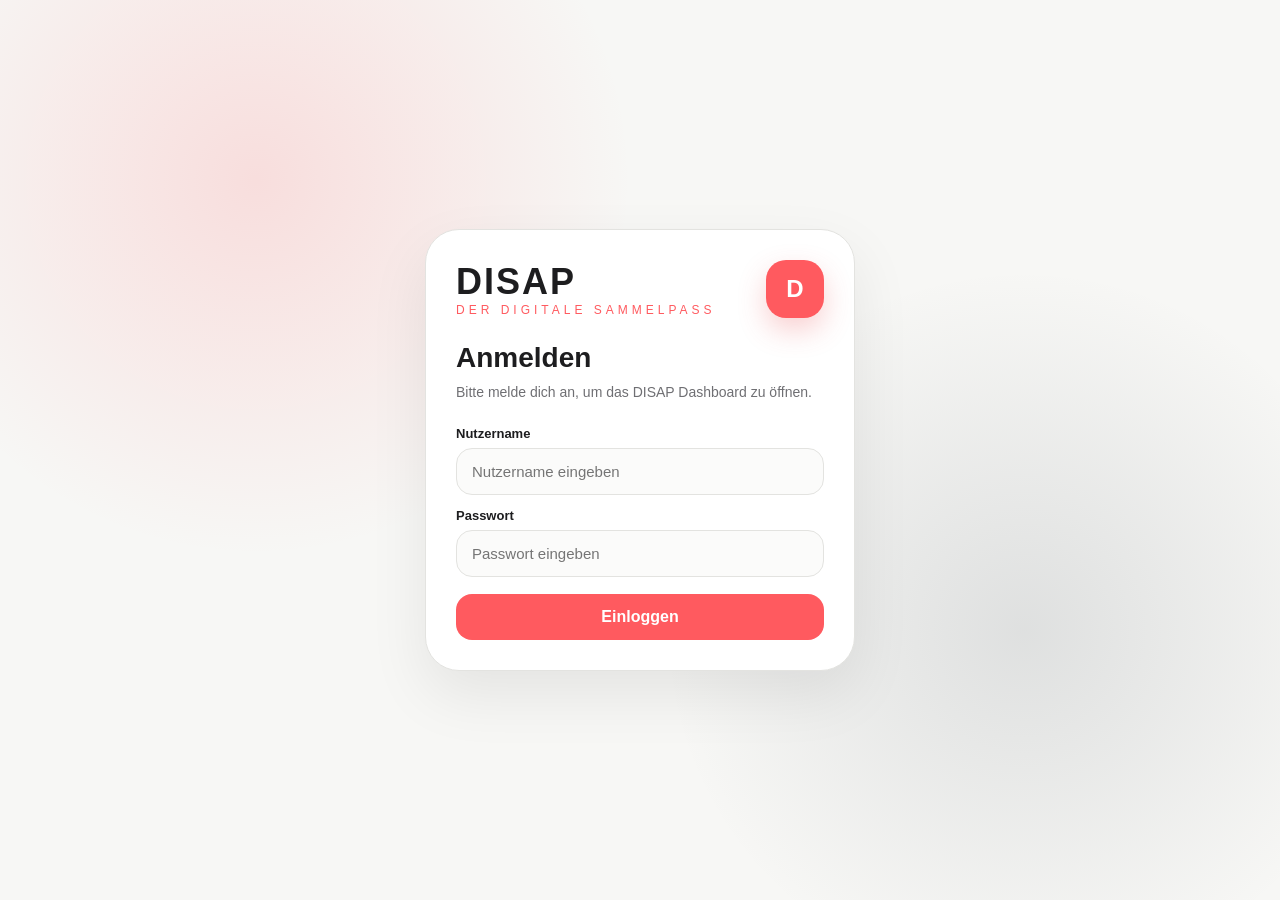
<file: index.html>
<!doctype html>
<html lang="de">
<head>
  <meta charset="utf-8">
  <meta name="viewport" content="width=device-width,initial-scale=1">
  <title>DISAP Demo</title>
  <style>

:root{--bg:#f7f7f5;--card:#fff;--text:#1d1d1f;--muted:#6f6f73;--line:#e3e3e0;--accent:#ff5a5f;--accent-dark:#e8464b;--soft:#f1f1ee;--city:#2f3a45;--map:#e9ece8}
*{box-sizing:border-box;margin:0;padding:0;font-family:Inter,Arial,sans-serif}body{background:var(--bg);color:var(--text)}button{cursor:pointer;font:inherit}.shell{max-width:1180px;margin:auto;min-height:100vh;padding:24px 24px 96px}.header{background:var(--card);border:1px solid var(--line);border-radius:30px;padding:24px;margin-bottom:18px;display:flex;justify-content:space-between;gap:24px;align-items:center}.brand{display:flex;align-items:center;justify-content:space-between;gap:16px}.logo{font-size:36px;font-weight:900;letter-spacing:2px}.sub{color:var(--accent);letter-spacing:4px;font-size:12px;text-transform:uppercase}.headtext h1{font-size:28px;margin-bottom:6px}.headtext p,.muted{color:var(--muted);font-size:14px;line-height:1.45}.profile{width:48px;height:48px;border-radius:50%;background:var(--soft);display:grid;place-items:center;font-weight:800;border:1px solid var(--line)}.panel,.card{background:var(--card);border:1px solid var(--line);border-radius:30px;overflow:hidden}.ph{padding:20px;border-bottom:1px solid var(--line)}.ph h2{font-size:20px;margin-bottom:6px}.ph p{color:var(--muted);font-size:13px;line-height:1.4}.section{padding:18px}.grid2{display:grid;grid-template-columns:1fr 1.2fr;gap:18px}.gridmap{display:grid;grid-template-columns:1fr 360px;gap:18px}.grid3{display:grid;grid-template-columns:290px 1fr 330px;gap:18px}.announcement-grid{display:grid;grid-template-columns:minmax(0,1fr) 330px;gap:18px}.announcement-grid .feed{gap:16px}.row{display:flex;align-items:end;justify-content:space-between;margin-bottom:12px}.row h2{font-size:20px}.row a{color:var(--accent);font-size:13px;font-weight:800;text-decoration:none}.search,.toolbar{display:flex;gap:10px;align-items:center;flex-wrap:wrap}.search{margin-bottom:14px}.search input,.toolbar input{flex:1;min-width:220px;border:1px solid var(--line);background:#fbfbfa;border-radius:16px;padding:13px 14px;font-size:14px;outline:0}.primary,.search button{border:0;background:var(--accent);color:white;border-radius:14px;padding:10px 14px;font-weight:800}.secondary,.chip{border:1px solid var(--line);background:var(--soft);color:var(--text);border-radius:999px;padding:10px 12px;font-size:12px;font-weight:800}.chip.active{background:var(--accent);border-color:var(--accent);color:#fff}.nav{position:fixed;bottom:0;left:50%;transform:translateX(-50%);width:calc(100% - 48px);max-width:1180px;background:rgba(255,255,255,.94);backdrop-filter:blur(10px);border:1px solid var(--line);border-bottom:0;border-radius:22px 22px 0 0;display:grid;grid-template-columns:repeat(5,1fr);padding:7px 8px 9px;z-index:10}.nav button{background:transparent;border:0;color:var(--muted);font-size:11px;font-weight:800;display:grid;gap:3px;place-items:center;min-height:46px}.nav-icon{width:25px;height:25px;display:grid;place-items:center;font-size:20px;line-height:1}.nav-icon.radar-icon{font-size:24px}.nav .nav-usericon{width:25px;height:25px;border-radius:50%;background:var(--soft);border:1px solid var(--line);display:grid;place-items:center;font-size:10px;font-weight:900;letter-spacing:.4px;line-height:1}.nav .active .nav-usericon{background:var(--accent);border-color:var(--accent);color:#fff}.nav .active{color:var(--accent-dark)}
.points{background:linear-gradient(135deg,#222,#3b3b3b);color:#fff;border-radius:28px;padding:24px;box-shadow:0 14px 30px rgba(0,0,0,.12)}.ptop{display:flex;justify-content:space-between;margin-bottom:22px}.badge{background:rgba(255,255,255,.12);padding:8px 12px;border-radius:999px;font-size:12px}.num{font-size:46px;font-weight:900}.points p{color:rgba(255,255,255,.78);font-size:14px}.progress{height:10px;background:rgba(255,255,255,.15);border-radius:99px;overflow:hidden;margin-top:8px}.progress span{display:block;width:68%;height:100%;background:var(--accent)}.quick{display:grid;grid-template-columns:repeat(3,1fr);gap:10px;margin-top:14px}.quick button{border:0;border-radius:18px;background:var(--card);padding:14px 8px;font-weight:800}.shops{display:grid;gap:12px}.shop{background:var(--card);border:1px solid var(--line);border-radius:22px;padding:14px;display:grid;grid-template-columns:58px 1fr auto;gap:12px;align-items:center}.ico{width:58px;height:58px;border-radius:18px;display:grid;place-items:center;font-size:24px;background:var(--soft)}.shop h3{font-size:16px;margin-bottom:4px}.shop p,.event p,.compact p{font-size:13px;color:var(--muted);line-height:1.35}.meta{display:flex;gap:6px;flex-wrap:wrap;margin-top:8px}.pill{border-radius:999px;background:#f4f4f2;color:var(--muted);padding:5px 8px;font-size:11px;font-weight:800}.pill.a{color:var(--accent-dark);background:#fff0f0}.sp{text-align:right;font-weight:900;color:var(--accent-dark)}.sp small{display:block;color:var(--muted);font-size:11px}.coupon,.scan,.eventcard{background:var(--card);border:1px solid var(--line);border-radius:22px;padding:18px;display:flex;gap:16px;align-items:center;justify-content:space-between}.qr{width:110px;height:110px;border-radius:24px;background:linear-gradient(90deg,#111 10px,transparent 10px) 0 0/22px 22px,linear-gradient(#111 10px,transparent 10px) 0 0/22px 22px,#fff;border:10px solid #fff;box-shadow:0 8px 24px rgba(0,0,0,.08)}
.map{position:relative;height:560px;background:#dfe5df;overflow:hidden;border-radius:0 0 30px 30px}.osm-frame{position:absolute;inset:0;width:100%;height:100%;border:0;filter:saturate(.82) contrast(.96) brightness(1.03);transform:scale(1.02);transform-origin:center;pointer-events:none}.map::after{content:"";position:absolute;inset:0;background:linear-gradient(180deg,rgba(255,255,255,.08),rgba(247,247,245,.18));pointer-events:none}.map-title{position:absolute;left:18px;top:18px;z-index:5;background:rgba(255,255,255,.94);border:1px solid var(--line);border-radius:18px;padding:12px 14px;box-shadow:0 10px 28px rgba(0,0,0,.12)}.map-title h3{font-size:15px;margin-bottom:3px}.map-title p{font-size:12px;color:var(--muted)}.map-attribution{position:absolute;left:18px;bottom:14px;z-index:5;background:rgba(255,255,255,.92);border:1px solid var(--line);border-radius:999px;padding:7px 10px;font-size:10px;color:var(--muted)}.pin{position:absolute;min-width:46px;height:46px;border-radius:999px;background:var(--accent);color:#fff;display:flex;align-items:center;gap:6px;justify-content:center;box-shadow:0 14px 28px rgba(232,70,75,.32);border:3px solid #fff;z-index:6;padding:0 10px;transition:.16s ease;white-space:nowrap}.pin:hover,.pin.selected{transform:translateY(-3px) scale(1.04);background:var(--accent-dark)}.pin span{font-size:19px;line-height:1}.pin strong{font-size:11px;max-width:92px;overflow:hidden;text-overflow:ellipsis}.pin::after{content:"";position:absolute;left:50%;bottom:-9px;transform:translateX(-50%);width:0;height:0;border-left:8px solid transparent;border-right:8px solid transparent;border-top:10px solid #fff}.lp1{left:48%;top:77%}.lp2{left:56%;top:42%}.lp3{left:36%;top:66%}.lp4{left:61%;top:70%}.lp5{left:54%;top:38%}.lp6{left:50%;top:58%}.lp7{left:63%;top:79%}.lp8{left:48%;top:36%}.lp9{left:57%;top:52%}.lp10{left:69%;top:61%}.lp11{left:44%;top:48%}.map-area-label{position:absolute;z-index:4;background:rgba(47,58,69,.78);color:#fff;border-radius:999px;padding:6px 10px;font-size:11px;font-weight:900;letter-spacing:.2px;box-shadow:0 8px 18px rgba(0,0,0,.14)}.ml-zentrum{left:44%;top:30%}.ml-sued{left:45%;top:88%}.ml-plagwitz{left:19%;top:61%}.ml-hbf{left:55%;top:13%}.tip{position:absolute;right:18px;top:18px;width:255px;background:#fff;border:1px solid var(--line);border-radius:22px;padding:15px;box-shadow:0 18px 40px rgba(0,0,0,.16);z-index:7}.tip h3{font-size:16px}.tip p{font-size:12px;color:var(--muted);line-height:1.35;margin:6px 0 10px}.map-actions{display:flex;gap:8px;margin-top:10px}.map-actions button{padding:8px 10px;font-size:11px}.location-consent{position:absolute;inset:0;z-index:9;display:grid;place-items:center;background:rgba(29,29,31,.28);backdrop-filter:blur(3px);padding:20px}.location-card{width:min(100%,360px);background:#fff;border:1px solid var(--line);border-radius:26px;padding:22px;text-align:center;box-shadow:0 22px 56px rgba(0,0,0,.22)}.location-icon{width:62px;height:62px;border-radius:22px;background:#fff0f0;color:var(--accent-dark);display:grid;place-items:center;margin:0 auto 14px;font-size:28px}.location-card h3{font-size:20px;margin-bottom:8px}.location-card p{font-size:13px;color:var(--muted);line-height:1.45;margin-bottom:16px}.location-card .primary{width:100%;padding:13px 14px;border-radius:16px}.user-position{position:absolute;left:50%;top:50%;z-index:8;width:34px;height:34px;border-radius:50% 50% 50% 8px;background:var(--accent);border:3px solid #fff;box-shadow:0 12px 26px rgba(0,0,0,.24),0 0 0 9px rgba(255,90,95,.18);transform:translate(-50%,-88%) rotate(-45deg);display:grid;place-items:center}.user-position::before{content:"";width:11px;height:11px;border-radius:50%;background:#fff;transform:rotate(45deg)}.radar-list-item{border:1px solid var(--line);border-radius:22px;padding:14px;background:#fbfbfa;display:grid;gap:10px}.radar-list-item h3{font-size:15px}.radar-list-item p{font-size:13px;color:var(--muted);line-height:1.35}.store-top{display:flex;justify-content:space-between;gap:10px;align-items:flex-start}.store-icon{width:42px;height:42px;border-radius:15px;background:var(--soft);display:grid;place-items:center;font-size:21px}.events,.sidebody{padding:16px;display:grid;gap:12px}.event,.compact{border:1px solid var(--line);border-radius:22px;padding:14px;background:#fbfbfa;display:grid;gap:10px}.etop{display:flex;justify-content:space-between;gap:10px}.date{width:54px;height:54px;border-radius:18px;background:var(--text);color:white;display:grid;place-items:center;text-align:center;font-weight:900;line-height:1.05}.date small{display:block;font-size:10px;color:rgba(255,255,255,.78)}
.city{padding:20px;display:grid;gap:16px}.citylogo{height:90px;border-radius:24px;background:linear-gradient(135deg,#222,var(--city));color:#fff;display:flex;align-items:center;gap:14px;padding:18px}.seal{width:50px;height:50px;border-radius:16px;background:rgba(255,255,255,.14);display:grid;place-items:center;font-size:24px}.cat{border:1px solid var(--line);background:#fbfbfa;border-radius:18px;padding:13px;display:flex;align-items:center;gap:10px}.cat.active{border-color:rgba(255,90,95,.35);background:#fff5f5}.catico{width:36px;height:36px;border-radius:12px;background:var(--soft);display:grid;place-items:center}.feed{padding:18px;display:grid;gap:14px}.post{border:1px solid var(--line);border-radius:26px;background:#fbfbfa;padding:18px;display:grid;gap:14px}.posttop{display:flex;justify-content:space-between;gap:14px}.author{display:flex;gap:12px;align-items:center}.avatar{width:46px;height:46px;border-radius:16px;background:var(--city);color:#fff;display:grid;place-items:center}.tag{border-radius:999px;padding:0 10px;min-height:26px;display:inline-flex;align-items:center;justify-content:center;line-height:1;font-size:11px;font-weight:900;background:var(--soft);color:var(--muted)}.tag.info{background:#eef2f5;color:#466a8f}.tag.survey{background:#edf6ef;color:#3f7d58}.tag.event{background:#fff5e4;color:#8d6e2f}.post h2{font-size:20px}.post p{color:var(--muted);font-size:14px;line-height:1.5}.survey{border-radius:20px;background:#fff;border:1px solid var(--line);padding:14px;display:grid;gap:10px}.option{display:grid;gap:6px}.otop{display:flex;justify-content:space-between;font-weight:800;font-size:13px}.bar{height:9px;border-radius:999px;background:var(--soft);overflow:hidden}.bar span{display:block;height:100%;background:var(--accent)}.hidden{display:none!important}

.login-shell{min-height:100vh;display:grid;place-items:center;padding:24px;background:radial-gradient(circle at 20% 20%,rgba(255,90,95,.16),transparent 30%),radial-gradient(circle at 80% 70%,rgba(47,58,69,.12),transparent 30%),var(--bg)}.login-card{width:min(100%,430px);background:var(--card);border:1px solid var(--line);border-radius:34px;padding:30px;box-shadow:0 24px 60px rgba(0,0,0,.08)}.login-brand{display:flex;align-items:center;justify-content:space-between;gap:16px;margin-bottom:24px}.login-mark{width:58px;height:58px;border-radius:20px;background:var(--accent);color:#fff;display:grid;place-items:center;font-size:24px;font-weight:900;box-shadow:0 12px 28px rgba(232,70,75,.25)}.login-card h1{font-size:28px;margin-bottom:8px}.login-card p{color:var(--muted);font-size:14px;line-height:1.45}.login-form{display:grid;gap:13px;margin-top:24px}.login-field{display:grid;gap:7px}.login-field label{font-size:13px;font-weight:800}.login-field input{width:100%;border:1px solid var(--line);background:#fbfbfa;border-radius:16px;padding:14px 15px;font-size:15px;outline:0}.login-field input:focus{border-color:rgba(255,90,95,.6);box-shadow:0 0 0 4px rgba(255,90,95,.1)}.login-submit{border:0;background:var(--accent);color:white;border-radius:16px;padding:14px 16px;font-weight:900;margin-top:4px}.login-error{border:1px solid rgba(255,90,95,.35);background:#fff0f0;color:var(--accent-dark);border-radius:16px;padding:12px 14px;font-size:13px;font-weight:800}

.qr-page{display:grid;gap:18px;max-width:760px;margin:0 auto}.qr-main-panel{padding:34px}.qr-stage{min-height:430px;display:grid;place-items:center}.qr-large{width:min(68vw,360px);height:min(68vw,360px);border-radius:34px;background:linear-gradient(90deg,#111 18px,transparent 18px) 0 0/38px 38px,linear-gradient(#111 18px,transparent 18px) 0 0/38px 38px,#fff;border:20px solid #fff;box-shadow:0 22px 54px rgba(0,0,0,.12)}.qr-guide{background:var(--card);border:1px solid var(--line);border-radius:26px;padding:20px}.qr-guide h3{font-size:18px;margin-bottom:8px}.qr-guide p{color:var(--muted);font-size:14px;line-height:1.55}.points-compact{display:flex;align-items:center;justify-content:space-between;gap:14px}.history-link{border:0;background:transparent;color:var(--accent-dark);font-weight:900;text-decoration:underline;text-underline-offset:4px;padding:8px}.modal{position:fixed;inset:0;z-index:30;background:rgba(29,29,31,.38);backdrop-filter:blur(4px);display:grid;place-items:center;padding:20px}.modal-card{width:min(100%,680px);max-height:84vh;overflow:hidden;background:var(--card);border:1px solid var(--line);border-radius:30px;box-shadow:0 28px 80px rgba(0,0,0,.24);display:flex;flex-direction:column}.modal-head{padding:22px;border-bottom:1px solid var(--line);display:flex;align-items:flex-start;justify-content:space-between;gap:16px;flex-shrink:0}.modal-head h2{font-size:22px;margin-bottom:5px}.modal-head p{color:var(--muted);font-size:13px;line-height:1.4}.modal-close{width:38px;height:38px;border:1px solid var(--line);background:var(--soft);border-radius:50%;font-size:24px;line-height:1}.history-tools{padding:14px 16px;border-bottom:1px solid var(--line);display:flex;gap:8px;align-items:center;justify-content:space-between;flex-wrap:wrap;background:#fbfbfa;flex-shrink:0}.history-summary{font-size:13px;color:var(--muted);font-weight:800}.history-summary strong{color:var(--text)}.history-filters{display:flex;gap:8px;flex-wrap:wrap}.history-filters .chip{padding:8px 10px}.history-list{padding:16px;display:grid;gap:10px;overflow:auto;max-height:52vh}.history-row{border:1px solid var(--line);border-radius:20px;background:#fbfbfa;padding:14px;display:grid;grid-template-columns:42px 1fr auto;gap:12px;align-items:center}.history-row h4{font-size:15px;margin-bottom:4px}.history-row p{font-size:12px;color:var(--muted);line-height:1.35}.history-icon{width:42px;height:42px;border-radius:15px;display:grid;place-items:center;font-weight:900;font-size:22px}.history-row.gain .history-icon{background:#edf6ef;color:#2f8a4f}.history-row.loss .history-icon{background:#fff0f0;color:#d73b41}.history-points{font-size:14px;white-space:nowrap}.history-row.gain .history-points{color:#2f8a4f}.history-row.loss .history-points{color:#d73b41}.history-empty{display:none;padding:18px;margin:0 16px 16px;border:1px dashed var(--line);border-radius:18px;color:var(--muted);text-align:center;font-size:13px}.history-empty.visible{display:block}.deals-list{max-height:294px;overflow:auto;display:grid;gap:10px;padding-right:4px;scrollbar-width:thin}.deal-card{background:#fbfbfa;border:1px solid var(--line);border-radius:18px;padding:13px;display:grid;grid-template-columns:42px 1fr auto;gap:10px;align-items:start}.deal-ico{width:42px;height:42px;border-radius:14px;background:#fff0f0;color:var(--accent-dark);display:grid;place-items:center;font-size:20px}.deal-card h4{font-size:14px;margin-bottom:4px}.deal-card p{font-size:12px;color:var(--muted);line-height:1.35}.deal-info{font-size:12px;color:var(--text);font-weight:800;line-height:1.35;margin-bottom:5px}.deal-info span{color:var(--muted);font-weight:800}.deal-side{display:grid;gap:8px;justify-items:end}.deal-show{border:0;background:var(--accent);color:#fff;border-radius:999px;padding:8px 10px;font-size:11px;font-weight:900;white-space:nowrap}.deal-show:hover{background:var(--accent-dark)}.deal-chip{border-radius:999px;background:var(--soft);color:var(--muted);padding:6px 8px;font-size:10px;font-weight:900;white-space:nowrap}.deal-chip.food{background:#fff3e7;color:#a85b10}.deal-chip.culture{background:#eef2f5;color:#466a8f}.deal-chip.mobility{background:#edf6ef;color:#3f7d58}.deal-chip.social{background:#fff0f0;color:var(--accent-dark)}.deal-meta{display:flex;gap:6px;flex-wrap:wrap;margin-top:8px}.catalog-grid{display:grid;gap:10px;max-height:430px;overflow:auto;padding:16px;scrollbar-width:thin}.catalog-row{background:#fbfbfa;border:1px solid var(--line);border-radius:18px;padding:14px;display:grid;grid-template-columns:46px 1fr auto;gap:12px;align-items:start}.catalog-row h4{font-size:15px;margin-bottom:4px}.catalog-row p{font-size:12px;color:var(--muted);line-height:1.35}.catalog-row .deal-ico{width:46px;height:46px}.catalog-status{font-size:11px;font-weight:900;color:var(--accent-dark);background:#fff0f0;border-radius:999px;padding:6px 8px;white-space:nowrap}.catalog-empty{display:none;margin:0 16px 16px;border:1px dashed var(--line);background:#fbfbfa;border-radius:16px;padding:12px;color:var(--muted);font-size:13px;text-align:center}.catalog-empty.visible{display:block}.catalog-search{padding:0 16px 14px;background:#fbfbfa;border-bottom:1px solid var(--line)}.catalog-search input{width:100%;border:1px solid var(--line);background:#fff;border-radius:16px;padding:12px 14px;font-size:14px;outline:0}.streak-list{padding:16px;display:grid;gap:12px;overflow:auto;max-height:58vh;scrollbar-width:thin}.streak-card{border:1px solid var(--line);background:#fbfbfa;border-radius:22px;padding:16px;display:grid;gap:12px}.streak-top{display:flex;align-items:flex-start;justify-content:space-between;gap:14px}.streak-store{display:flex;align-items:center;gap:12px}.streak-icon{width:48px;height:48px;border-radius:16px;background:#fff0f0;display:grid;place-items:center;font-size:23px;flex-shrink:0}.streak-card h3{font-size:16px;margin-bottom:4px}.streak-card p{font-size:12px;color:var(--muted);line-height:1.4}.streak-badge{border-radius:999px;background:#edf6ef;color:#2f8a4f;padding:6px 9px;font-size:10px;font-weight:900;white-space:nowrap}.streak-reward{background:#fff;border:1px solid var(--line);border-radius:16px;padding:11px 12px}.streak-reward strong{display:block;font-size:13px;margin-bottom:3px}.streak-progress-head{display:flex;align-items:center;justify-content:space-between;gap:12px;font-size:12px;font-weight:900}.streak-progress-head span:last-child{color:var(--accent-dark)}.streak-progress{height:11px;border-radius:999px;background:var(--soft);overflow:hidden}.streak-progress span{display:block;height:100%;border-radius:999px;background:linear-gradient(90deg,var(--accent),var(--accent-dark))}.streak-footer{display:flex;align-items:center;justify-content:space-between;gap:12px;flex-wrap:wrap}.streak-remaining{font-size:12px;color:var(--muted);font-weight:800}.streak-remaining strong{color:var(--text)}.streak-card.completed{border-color:#bfe2c8;background:#f7fcf8;box-shadow:0 10px 26px rgba(47,138,79,.08)}.streak-card.completed .streak-icon{background:#edf6ef}.streak-card.completed .streak-badge{background:#2f8a4f;color:#fff}.streak-card.completed .streak-progress span{background:#2f8a4f}.streak-card.completed .streak-progress-head span:last-child{color:#2f8a4f}.streak-card.completed .streak-reward{border-color:#cfe8d5;background:#fff}.streak-redeem{border:0;background:#2f8a4f;color:#fff;border-radius:999px;padding:8px 12px;font-size:11px;font-weight:900}.streak-redeem:hover{filter:brightness(.95)}.recommended-streaks{display:grid;gap:10px}.recommended-streak{background:var(--card);border:1px solid #cfe8d5;border-radius:20px;padding:14px;display:grid;grid-template-columns:46px 1fr auto;gap:12px;align-items:center;box-shadow:0 8px 22px rgba(47,138,79,.07)}.recommended-streak-icon{width:46px;height:46px;border-radius:15px;background:#edf6ef;display:grid;place-items:center;font-size:22px}.recommended-streak h3{font-size:15px;margin-bottom:4px}.recommended-streak p{font-size:12px;color:var(--muted);line-height:1.4}.recommended-streak strong{color:#2f8a4f}.recommended-streak .streak-redeem{align-self:center}

@media(max-width:980px){.shell{padding:0 0 88px;max-width:430px}.header{border-radius:0;border-left:0;border-right:0;border-top:0;display:block}.brand{margin-bottom:18px}.grid2,.gridmap,.grid3{grid-template-columns:1fr;padding:0 14px}.panel,.card{border-radius:24px}.hide-mobile{display:none}.map{height:520px}.tip{left:14px;right:14px;top:86px;width:auto}.map-title{left:14px;top:14px;right:14px}.map-area-label{display:none}.pin strong{display:none}.pin{min-width:44px;padding:0}.lp1{left:51%;top:78%}.lp2{left:57%;top:43%}.lp3{left:30%;top:66%}.lp4{left:62%;top:72%}.lp5{left:54%;top:39%}.lp6{left:52%;top:59%}.map-attribution{left:14px;bottom:12px}.nav{width:100%;max-width:430px;border-left:0;border-right:0}.nav button{font-size:10px;min-height:44px}}

  
@media(max-width:640px){.qr-main-panel{padding:18px}.qr-stage{min-height:330px}.qr-large{width:min(78vw,285px);height:min(78vw,285px);border-width:16px;background-size:32px 32px}.points-compact{align-items:flex-start;flex-direction:column}.history-row{grid-template-columns:38px 1fr;align-items:start}.history-points{grid-column:2}.streak-top{align-items:flex-start}.streak-badge{white-space:normal;text-align:center}.recommended-streak{grid-template-columns:42px 1fr}.recommended-streak .streak-redeem{grid-column:2;justify-self:start}.modal{padding:12px}.modal-card{border-radius:24px}}


/* Favoriten, Lesezeichen und Öffnungszeiten */
.saved-grid{display:grid;grid-template-columns:1fr 1fr;gap:12px;margin-top:14px}.saved-box{background:var(--card);border:1px solid var(--line);border-radius:22px;padding:16px;display:grid;gap:10px}.saved-head{display:flex;align-items:center;justify-content:space-between;gap:10px}.saved-head h3{font-size:16px}.saved-head a{font-size:12px;color:var(--accent-dark);font-weight:900;text-decoration:none}.saved-list{display:grid;gap:8px}.saved-item{display:flex;align-items:center;justify-content:space-between;gap:10px;background:#fbfbfa;border:1px solid var(--line);border-radius:16px;padding:10px 12px}.saved-item strong{font-size:13px}.saved-item p{font-size:12px;color:var(--muted);line-height:1.3}.saved-empty{font-size:13px;color:var(--muted);line-height:1.4;background:#fbfbfa;border:1px dashed var(--line);border-radius:16px;padding:12px}.favorite-btn,.bookmark-btn{width:38px;height:38px;border:1px solid var(--line);background:var(--soft);display:grid;place-items:center;font-size:18px;font-weight:900;color:var(--muted);transition:.15s ease;flex-shrink:0}.favorite-btn{border-radius:50%}.bookmark-btn{border-radius:14px;background:#f7f5ef}.favorite-btn:hover,.bookmark-btn:hover{transform:translateY(-1px);border-color:rgba(255,90,95,.35);color:var(--accent-dark)}.favorite-btn.active{background:#fff0f0;border-color:#ffd3d4;color:var(--accent-dark)}.bookmark-btn.active{background:#fff3cf;border-color:#ffb84d;box-shadow:0 0 0 4px rgba(255,184,77,.28),0 12px 24px rgba(0,0,0,.10);transform:translateY(-1px) scale(1.06)}.bookmark-icon{width:18px;height:22px;display:block;object-fit:contain;filter:grayscale(1) brightness(.12)}.bookmark-inline-icon{width:15px;height:18px;display:block;object-fit:contain;filter:grayscale(1) brightness(.12)}.bookmark-btn.active .bookmark-icon,.bookmark-chip-label .bookmark-inline-icon,.bookmark-title-label .bookmark-inline-icon{filter:none}.bookmark-chip-label,.bookmark-title-label{display:inline-flex;align-items:center;gap:7px}.shop-actions{display:grid;gap:8px;justify-items:end}.shop .favorite-btn{width:34px;height:34px;font-size:16px}.store-actions{display:flex;align-items:center;gap:8px;flex-wrap:wrap}.store-actions .favorite-btn{width:36px;height:36px;font-size:17px}.post-actions{display:flex;align-items:center;justify-content:space-between;gap:10px;flex-wrap:wrap}.post-actions-left{display:flex;gap:8px;flex-wrap:wrap}.posttop .bookmark-btn{margin-left:auto}.hours-line{font-size:12px;color:var(--muted);display:flex;gap:8px;align-items:center;flex-wrap:wrap}.status{display:inline-flex;align-items:center;gap:5px;border-radius:999px;padding:5px 8px;font-size:11px;font-weight:900}.status::before{content:"";width:7px;height:7px;border-radius:50%;background:currentColor}.status.open{background:#edf6ef;color:#2f8a4f}.status.closed{background:#f0f0ee;color:#747478}.status.soon{background:#fff5e4;color:#9a6b14}.store-detail{display:grid;gap:8px}.favorites-count,.bookmarks-count{font-size:11px;color:var(--muted);font-weight:900}.pin.favorite{box-shadow:0 14px 28px rgba(232,70,75,.32),0 0 0 5px rgba(255,90,95,.18)}
@media(max-width:980px){.saved-grid{grid-template-columns:1fr}.announcement-grid{grid-template-columns:1fr;padding:0 14px}.shop{grid-template-columns:52px 1fr auto}.deal-card,.catalog-row{grid-template-columns:42px 1fr}.deal-chip,.catalog-status,.deal-side{grid-column:2;justify-self:start}.shop-actions{align-self:start}}

  </style>
</head>
<body>
  <div id="app">
    <noscript>Bitte JavaScript aktivieren, um die DISAP Demo zu öffnen.</noscript>
  </div>

  <script>


const mapData = {
  "Café Südplatz": {
    name: "Café Südplatz",
    icon: "☕",
    desc: "Teilnehmendes Café im Bereich Südplatz mit Kaffee, Frühstück und Tagesaktionen.",
    benefit: "2x Punkte heute",
    distance: "0,4 km",
    category: "Gastronomie",
    pin: "lp1",
    hoursText: "08:00–18:00 Uhr",
    open: "08:00",
    close: "18:00",
    search: "cafe café südplatz gastronomie kaffee südvorstadt karl liebknecht strasse"
  },
  "Kino Passage": {
    name: "Kino Passage",
    icon: "🎬",
    desc: "Kulturpartner im Zentrum. Punkte beim Ticketkauf und wechselnde Filmaktionen.",
    benefit: "80 Punkte",
    distance: "1,2 km",
    category: "Kultur",
    pin: "lp2",
    hoursText: "14:00–23:30 Uhr",
    open: "14:00",
    close: "23:30",
    search: "kino passage kultur film zentrum innenstadt"
  },
  "Flora Werkstatt": {
    name: "Flora Werkstatt",
    icon: "🌿",
    desc: "Lokaler Blumenladen im Leipziger Westen mit Aktionen für DISAP Nutzer.",
    benefit: "Neu dabei",
    distance: "1,8 km",
    category: "Einzelhandel",
    pin: "lp3",
    hoursText: "10:00–18:00 Uhr",
    open: "10:00",
    close: "18:00",
    search: "flora werkstatt einzelhandel blumen plagwitz westen"
  },
  "Bar Acht": {
    name: "Bar Acht",
    icon: "🍸",
    desc: "Teilnehmende Bar im KarLi Umfeld mit Abendaktionen und Bonuspunkten.",
    benefit: "9 kaufen, 1 gratis",
    distance: "0,9 km",
    category: "Gastronomie",
    pin: "lp4",
    hoursText: "18:00–01:00 Uhr",
    open: "18:00",
    close: "01:00",
    search: "bar acht gastronomie drinks karl liebknecht strasse südvorstadt"
  },
  "Bäckerei Krone": {
    name: "Bäckerei Krone",
    icon: "🥐",
    desc: "Bäckerei in der Innenstadt mit Coupon und Punkten auf Snacks und Backwaren.",
    benefit: "Coupon aktiv",
    distance: "0,8 km",
    category: "Lebensmittel",
    pin: "lp5",
    hoursText: "06:30–18:00 Uhr",
    open: "06:30",
    close: "18:00",
    search: "bäckerei krone lebensmittel backwaren innenstadt markt"
  },
  "Stadtbibliothek": {
    name: "Stadtbibliothek",
    icon: "📚",
    desc: "Städtisches Kulturangebot mit Lesungen und DISAP Vorteilen.",
    benefit: "40 Punkte",
    distance: "0,9 km",
    category: "Kultur",
    pin: "lp6",
    hoursText: "10:00–19:00 Uhr",
    open: "10:00",
    close: "19:00",
    search: "stadtbibliothek kultur lesung wilhelm leuschner platz"
  },
  "Pizzeria Napoli": {
    name: "Pizzeria Napoli",
    icon: "🍕",
    desc: "Teilnehmendes Restaurant mit Pizzaaktionen und DISAP Rabatt Coupons.",
    benefit: "30% Rabatt",
    distance: "1,4 km",
    category: "Gastronomie",
    pin: "lp7",
    hoursText: "11:30–22:30 Uhr",
    open: "11:30",
    close: "22:30",
    search: "pizzeria napoli gastronomie pizza essen rabatt coupon südvorstadt"
  },
  "Museum am Markt": {
    name: "Museum am Markt",
    icon: "🏛",
    desc: "Kulturpartner mit Ausstellungen und einlösbaren Punkte Prämien.",
    benefit: "Eintritt gratis",
    distance: "0,7 km",
    category: "Kultur",
    pin: "lp8",
    hoursText: "10:00–18:00 Uhr",
    open: "10:00",
    close: "18:00",
    search: "museum am markt kultur ausstellung kostenloser eintritt innenstadt"
  },
  "Stadt Leipzig Mobilität": {
    name: "Stadt Leipzig Mobilität",
    icon: "🚋",
    desc: "Mobilitätspartner für einlösbare ÖPNV Vorteile im DISAP Programm.",
    benefit: "Fahrt gratis",
    distance: "0,5 km",
    category: "Mobilität",
    pin: "lp9",
    hoursText: "06:00–23:00 Uhr",
    open: "06:00",
    close: "23:00",
    search: "stadt leipzig mobilität öffis öpnv ticket tram bus"
  },
  "Theater Loft": {
    name: "Theater Loft",
    icon: "🎭",
    desc: "Kulturpartner mit Theaterabenden, 2 für 1 Aktionen und DISAP Vorteilen.",
    benefit: "2 für 1",
    distance: "1,8 km",
    category: "Kultur",
    pin: "lp10",
    hoursText: "16:00–22:30 Uhr",
    open: "16:00",
    close: "22:30",
    search: "theater loft kultur theater 2 für 1 vorstellung"
  },
  "Bistro Mitte": {
    name: "Bistro Mitte",
    icon: "🥗",
    desc: "Teilnehmendes Bistro mit Mittagsaktionen und Rabatt Coupons.",
    benefit: "20% Mittag",
    distance: "0,9 km",
    category: "Gastronomie",
    pin: "lp11",
    hoursText: "09:00–20:00 Uhr",
    open: "09:00",
    close: "20:00",
    search: "bistro mitte gastronomie essen mittagsmenü rabatt"
  }
};

const BOOKMARK_ICON = "data:image/svg+xml,%3Csvg%20xmlns%3D%22http%3A//www.w3.org/2000/svg%22%20viewBox%3D%220%200%2024%2024%22%3E%0A%20%20%3Cpath%20fill%3D%22%23ff5a5f%22%20d%3D%22M7%203.25h10A2.25%202.25%200%200%201%2019.25%205.5v15.1a.9.9%200%200%201-1.37.77L12%2017.8l-5.88%203.57a.9.9%200%200%201-1.37-.77V5.5A2.25%202.25%200%200%201%207%203.25Z%22/%3E%0A%20%20%3Cpath%20fill%3D%22%23ffffff%22%20opacity%3D%22.28%22%20d%3D%22M7%203.25h10A2.25%202.25%200%200%201%2019.25%205.5v1.1H4.75V5.5A2.25%202.25%200%200%201%207%203.25Z%22/%3E%0A%3C/svg%3E";

const announcementData = [
  {
    id: "mobilitaetszone",
    type: "info",
    tag: "Information",
    tagClass: "info",
    meta: "Heute · Offizielle Information",
    title: "Neue Mobilitätszone in der Innenstadt",
    text: "Ab nächster Woche wird in Teilen der Innenstadt eine neue Verkehrsführung getestet. Fußwege, Radwege und Lieferzonen sollen dadurch übersichtlicher werden.",
    search: "innenstadt mobilität baustelle information verkehrsführung",
    pills: ["Innenstadt", "Mobilität", "Gültig ab Montag"],
    buttons: ["Details ansehen", "Merken"]
  },
  {
    id: "marktzeiten",
    type: "info",
    tag: "Information",
    tagClass: "info",
    meta: "Heute · Service Hinweis",
    title: "Geänderte Öffnungszeiten auf dem Wochenmarkt",
    text: "Auf dem Wochenmarkt am Augustusplatz gelten in dieser Woche verlängerte Öffnungszeiten. Mehrere DISAP Partner nehmen an der Aktion teil.",
    search: "wochenmarkt augustusplatz öffnungszeiten service partner",
    pills: ["Wochenmarkt", "Augustusplatz", "Diese Woche"],
    buttons: ["Details ansehen", "Merken"]
  },
  {
    id: "brueckenarbeiten",
    type: "info",
    tag: "Information",
    tagClass: "info",
    meta: "Vor 1 Tag · Verkehrsinformation",
    title: "Brückenarbeiten am Innenstadtring",
    text: "Wegen Bauarbeiten kommt es am Innenstadtring zu temporären Sperrungen. Teilnehmende Partner in der Umgebung bleiben weiterhin erreichbar.",
    search: "brückenarbeiten innenstadtring sperrung verkehr partner erreichbar",
    pills: ["Verkehr", "Innenstadtring", "Baustelle"],
    buttons: ["Details ansehen", "Merken"]
  },
  {
    id: "kulturumfrage",
    type: "survey",
    tag: "Umfrage",
    tagClass: "survey",
    meta: "Gestern · Bürgerumfrage",
    title: "Welche Kulturangebote wünscht du dir häufiger?",
    text: "Die Stadt Leipzig möchte lokale Kulturangebote besser auf die Interessen der Bürgerinnen und Bürger abstimmen.",
    search: "umfrage innenstadt kultur angebot befragung open air kino konzerte stadtteilfeste",
    survey: [["Open Air Kino",42],["Konzerte im Park",35],["Stadtteilfeste",23]],
    buttons: ["Abstimmen", "Teilen"]
  },
  {
    id: "fahrradumfrage",
    type: "survey",
    tag: "Umfrage",
    tagClass: "survey",
    meta: "Vor 2 Tagen · Bürgerumfrage",
    title: "Wo fehlen dir sichere Fahrradabstellplätze?",
    text: "Die Stadt sammelt Rückmeldungen für zusätzliche Fahrradabstellflächen in Innenstadt, Südvorstadt und Plagwitz.",
    search: "umfrage fahrrad abstellplätze innenstadt südvorstadt plagwitz mobilität",
    survey: [["Innenstadt",38],["Südvorstadt",34],["Plagwitz",28]],
    buttons: ["Abstimmen", "Teilen"]
  },
  {
    id: "familienangebote",
    type: "survey",
    tag: "Umfrage",
    tagClass: "survey",
    meta: "Vor 4 Tagen · Bürgerumfrage",
    title: "Welche Familienangebote sollen ausgebaut werden?",
    text: "Leipzig plant neue Freizeit und Kulturangebote für Familien und fragt nach den wichtigsten Schwerpunkten.",
    search: "umfrage familienangebote freizeit kultur spielplätze veranstaltungen",
    survey: [["Familienfeste",31],["Ferienprogramme",46],["Kinderkultur",23]],
    buttons: ["Abstimmen", "Teilen"]
  },
  {
    id: "stadtteilfest",
    type: "event",
    tag: "Event",
    tagClass: "event",
    meta: "Vor 2 Tagen · Veranstaltung",
    title: "Stadtteilfest am Wochenende",
    text: "Lokale Händler, Gastronomie, Musik und Kulturangebote nehmen am kommenden Wochenende am Stadtteilfest teil. DISAP Partner bieten zusätzliche Punkteaktionen an.",
    search: "event stadtfest leipzig wochenende markt musik stadtteilfest",
    eventCard: { title: "Leipziger Stadtteilfest", text: "Samstag · 12:00 bis 22:00 Uhr · Zentrum Süd", day: "15", month: "JUN" },
    buttons: ["Event anzeigen", "Zum Kalender"]
  },
  {
    id: "sommerkino",
    type: "event",
    tag: "Event",
    tagClass: "event",
    meta: "Vor 3 Tagen · Veranstaltung",
    title: "Sommerkino im Clara Zetkin Park",
    text: "Ein Open Air Filmabend mit gastronomischen Angeboten und zusätzlichen DISAP Punkten bei ausgewählten Partnern.",
    search: "event sommerkino clara zetkin park open air film gastronomische angebote",
    eventCard: { title: "Sommerkino Leipzig", text: "Freitag · 21:30 Uhr · Clara Zetkin Park", day: "19", month: "JUN" },
    buttons: ["Event anzeigen", "Zum Kalender"]
  },
  {
    id: "shoppingabend",
    type: "event",
    tag: "Event",
    tagClass: "event",
    meta: "Vor 5 Tagen · Veranstaltung",
    title: "Langer Einkaufsabend in Plagwitz",
    text: "Mehrere teilnehmende Läden öffnen länger und bieten am Abend besondere Aktionen für DISAP Nutzerinnen und Nutzer an.",
    search: "event shoppingabend plagwitz einkaufen läden aktionen disap",
    eventCard: { title: "Shoppingabend Plagwitz", text: "Donnerstag · 18:00 bis 22:00 Uhr · Karl Heine Straße", day: "20", month: "JUN" },
    buttons: ["Event anzeigen", "Zum Kalender"]
  }
];

function getStores() {
  return Object.values(mapData);
}

function escapeHtml(value) {
  return String(value).replace(/[&<>"']/g, char => ({"&":"&amp;","<":"&lt;",">":"&gt;","\"":"&quot;","'":"&#039;"}[char]));
}

function initialsFromName(value) {
  const cleaned = String(value || "").trim();
  return cleaned ? cleaned.slice(0, 2).toUpperCase() : "DU";
}

function getStoredSet(key) {
  try {
    return new Set(JSON.parse(localStorage.getItem(key) || "[]"));
  } catch (error) {
    return new Set();
  }
}

function saveStoredSet(key, set) {
  localStorage.setItem(key, JSON.stringify([...set]));
}

function isFavoriteStore(name) {
  return getStoredSet("disapFavoriteStores").has(name);
}

function toggleFavoriteStore(name) {
  const favorites = getStoredSet("disapFavoriteStores");
  favorites.has(name) ? favorites.delete(name) : favorites.add(name);
  saveStoredSet("disapFavoriteStores", favorites);
  return favorites.has(name);
}

function isBookmarkedPost(id) {
  return getStoredSet("disapBookmarkedPosts").has(id);
}

function toggleBookmarkedPost(id) {
  const bookmarks = getStoredSet("disapBookmarkedPosts");
  bookmarks.has(id) ? bookmarks.delete(id) : bookmarks.add(id);
  saveStoredSet("disapBookmarkedPosts", bookmarks);
  return bookmarks.has(id);
}

function parseTimeToMinutes(value) {
  const [hours, minutes] = String(value).split(":").map(Number);
  return (hours * 60) + (minutes || 0);
}

function getStoreStatus(store) {
  const now = new Date();
  let current = now.getHours() * 60 + now.getMinutes();
  let open = parseTimeToMinutes(store.open);
  let close = parseTimeToMinutes(store.close);
  if (close <= open) {
    close += 1440;
    if (current < open) current += 1440;
  }
  const isOpen = current >= open && current < close;
  if (!isOpen) return { text: "Geschlossen", className: "closed" };
  const minutesToClose = close - current;
  if (minutesToClose <= 60) return { text: "Schließt demnächst", className: "soon" };
  return { text: "Geöffnet", className: "open" };
}

function favoriteButtonMarkup(name, compact=false) {
  const active = isFavoriteStore(name);
  return `<button class="favorite-btn ${active ? "active" : ""}" data-toggle-favorite="${escapeHtml(name)}" aria-label="${active ? "Aus Favoriten entfernen" : "Zu Favoriten hinzufügen"}" title="Favorit">${active ? "♥" : "♡"}</button>`;
}

function bookmarkIconMarkup(className = "bookmark-inline-icon") {
  return `<img src="${BOOKMARK_ICON}" class="${className}" alt="">`;
}

function bookmarkButtonMarkup(id) {
  const active = isBookmarkedPost(id);
  return `<button class="bookmark-btn ${active ? "active" : ""}" data-toggle-bookmark="${escapeHtml(id)}" aria-label="${active ? "Lesezeichen entfernen" : "Als Lesezeichen markieren"}" title="Lesezeichen">${bookmarkIconMarkup("bookmark-icon")}</button>`;
}

function renderFavoriteDashboardList() {
  const favorites = getStoredSet("disapFavoriteStores");
  const stores = getStores().filter(store => favorites.has(store.name));
  if (!stores.length) return `<div class="saved-empty">Noch keine Lieblingsläden markiert. Nutze das Herz Symbol auf dem Dashboard oder im Radar.</div>`;
  return stores.map(store => `<div class="saved-item"><div><strong>${store.icon} ${escapeHtml(store.name)}</strong><p>${escapeHtml(store.category)} · ${escapeHtml(store.distance)}</p></div>${favoriteButtonMarkup(store.name, true)}</div>`).join("");
}

function renderBookmarkDashboardList() {
  const bookmarks = getStoredSet("disapBookmarkedPosts");
  const posts = announcementData.filter(post => bookmarks.has(post.id));
  if (!posts.length) return `<div class="saved-empty">Noch keine Ankündigungen als Lesezeichen gespeichert. Nutze das Lesezeichen Symbol im Ankündigung Tab.</div>`;
  return posts.map(post => `<div class="saved-item"><div><strong class="bookmark-title-label">${bookmarkIconMarkup("bookmark-inline-icon")}<span>${escapeHtml(post.title)}</span></strong><p>${escapeHtml(post.tag)} · Stadt Leipzig</p></div></div>`).join("");
}

function updateFavoriteButtons(name) {
  const active = isFavoriteStore(name);
  document.querySelectorAll(`[data-toggle-favorite="${CSS.escape(name)}"]`).forEach(btn => {
    btn.classList.toggle("active", active);
    btn.textContent = active ? "♥" : "♡";
    btn.setAttribute("aria-label", active ? "Aus Favoriten entfernen" : "Zu Favoriten hinzufügen");
  });
  document.querySelectorAll(`.pin[data-title="${CSS.escape(name)}"]`).forEach(pin => pin.classList.toggle("favorite", active));
  const favoriteList = document.getElementById("dashboardFavorites");
  if (favoriteList) favoriteList.innerHTML = renderFavoriteDashboardList();
}

function updateBookmarkButtons(id) {
  const active = isBookmarkedPost(id);
  document.querySelectorAll(`[data-toggle-bookmark="${CSS.escape(id)}"]`).forEach(btn => {
    btn.classList.toggle("active", active);
    btn.setAttribute("aria-label", active ? "Lesezeichen entfernen" : "Als Lesezeichen markieren");
  });
  const bookmarkList = document.getElementById("dashboardBookmarks");
  if (bookmarkList) bookmarkList.innerHTML = renderBookmarkDashboardList();
}

function bindFavoriteButtons(extraUpdate) {
  document.querySelectorAll("[data-toggle-favorite]").forEach(btn => btn.addEventListener("click", event => {
    event.stopPropagation();
    const name = btn.dataset.toggleFavorite;
    toggleFavoriteStore(name);
    updateFavoriteButtons(name);
    if (typeof extraUpdate === "function") extraUpdate();
  }));
}

function bindBookmarkButtons(extraUpdate) {
  document.querySelectorAll("[data-toggle-bookmark]").forEach(btn => btn.addEventListener("click", event => {
    event.stopPropagation();
    const id = btn.dataset.toggleBookmark;
    toggleBookmarkedPost(id);
    updateBookmarkButtons(id);
    if (typeof extraUpdate === "function") extraUpdate();
  }));
}

class DemoApp {
  constructor(root) {
    this.root = root;
    this.isLoggedIn = sessionStorage.getItem("disapLoggedIn") === "true";
    this.username = sessionStorage.getItem("disapUsername") || "Admin";
    this.view = location.hash.replace("#","") || "home";
    this.nav = [
      ["home","⌂","Start"],
      ["radar","⌖","Radar"],
      ["qr","▣","QR"],
      ["announcements","📢","Ankünd."],
      ["profile","◌","Profil"]
    ];
  }

  init() {
    window.addEventListener("hashchange", () => {
      if (!this.isLoggedIn) {
        this.render();
        return;
      }
      this.view = location.hash.replace("#","") || "home";
      this.render();
    });
    this.render();
  }

  render() {
    if (!this.isLoggedIn) {
      this.root.innerHTML = new LoginView().render();
      this.bind();
      return;
    }

    this.root.innerHTML = `
      <main class="shell">
        ${this.header()}
        <section>${this.page()}</section>
        ${this.navigation()}
      </main>
    `;
    this.bind();
  }

  header() {
    const username = escapeHtml(this.username);
    const copy = {
      home:[`Hallo, ${username} 👋`,"Entdecke teilnehmende Shops in deiner Nähe und behalte deine Punkte im Blick."],
      radar:["Aktionsradar","Finde kulturelle Angebote in deiner Nähe, sammle Punkte und entdecke aktuelle Events teilnehmender DISAP Partner."],
      announcements:["Ankündigungen","Offizielle Informationen, Umfragen und Events der Stadt Leipzig direkt in der DISAP App."],
      qr:[`Hier ist dein persönlicher QR-Code, ${username}!`, ""],
      profile:["Profil","Verwalte dein Benutzerkonto, deine Einstellungen und deine bevorzugten DISAP Funktionen."]
    };
    const [title,text] = copy[this.view] || copy.home;
    return `
      <header class="header">
        <div class="brand">
          <div>
            <div class="logo">DISAP</div>
            <div class="sub">Der digitale Sammelpass</div>
          </div>
        </div>
        <div class="headtext"><h1>${title}</h1>${text ? `<p>${text}</p>` : ""}</div>
      </header>
    `;
  }

  navigation() {
    const initials = escapeHtml(initialsFromName(this.username));
    return `<nav class="nav">${this.nav.map(([id,icon,label]) => {
      const renderedIcon = id === "profile"
        ? `<span class="nav-usericon">${initials}</span>`
        : `<span class="nav-icon ${id === "radar" ? "radar-icon" : ""}">${icon}</span>`;
      return `
      <button class="${this.view===id ? "active" : ""}" data-view="${id}">
        ${renderedIcon}${label}
      </button>`;
    }).join("")}</nav>`;
  }

  page() {
    if (this.view === "radar") return new RadarView().render();
    if (this.view === "announcements") return new AnnouncementsView().render();
    if (this.view === "qr") return new QRView(this.username).render();
    if (this.view === "profile") return new ProfileView(this.username).render();
    return new HomeView().render();
  }

  bind() {
    if (!this.isLoggedIn) {
      LoginView.bind((username, password) => {
        const validUsername = Boolean(username) && !/\s/.test(username);
        if (validUsername && password === "Admin") {
          sessionStorage.setItem("disapLoggedIn", "true");
          sessionStorage.setItem("disapUsername", username);
          this.username = username;
          this.isLoggedIn = true;
          this.view = "home";
          location.hash = "home";
          this.render();
        } else {
          LoginView.showError();
        }
      });
      return;
    }

    document.querySelectorAll(".nav button").forEach(btn => btn.addEventListener("click", () => location.hash = btn.dataset.view));
    if (this.view === "home") HomeView.bind();
    if (this.view === "radar") RadarView.bind();
    if (this.view === "announcements") AnnouncementsView.bind();
    if (this.view === "profile") ProfileView.bind();
  }
}

class LoginView {
  render() {
    return `<main class="login-shell">
      <section class="login-card">
        <div class="login-brand">
          <div>
            <div class="logo">DISAP</div>
            <div class="sub">Der digitale Sammelpass</div>
          </div>
          <div class="login-mark">D</div>
        </div>
        <h1>Anmelden</h1>
        <p>Bitte melde dich an, um das DISAP Dashboard zu öffnen.</p>
        <form class="login-form" id="loginForm" novalidate>
          <div class="login-field">
            <label for="username">Nutzername</label>
            <input id="username" name="username" type="text" autocomplete="username" placeholder="Nutzername eingeben">
          </div>
          <div class="login-field">
            <label for="password">Passwort</label>
            <input id="password" name="password" type="password" autocomplete="current-password" placeholder="Passwort eingeben">
          </div>
          <div class="login-error hidden" id="loginError">Anmeldung fehlgeschlagen. Bitte Nutzernamen prüfen und das richtige Passwort eingeben.</div>
          <button class="login-submit" type="submit">Einloggen</button>
        </form>
      </section>
    </main>`;
  }

  static bind(onSubmit) {
    const form = document.getElementById("loginForm");
    const error = document.getElementById("loginError");
    form?.addEventListener("submit", event => {
      event.preventDefault();
      error?.classList.add("hidden");
      const username = document.getElementById("username")?.value.trim();
      const password = document.getElementById("password")?.value || "";
      onSubmit(username, password);
    });
  }

  static showError() {
    const error = document.getElementById("loginError");
    error?.classList.remove("hidden");
  }
}

class HomeView {
  renderShop(store) {
    const status = getStoreStatus(store);
    return `<article class="shop" data-search="${store.search}">
      <div class="ico">${store.icon}</div>
      <div>
        <h3>${escapeHtml(store.name)}</h3>
        <p>${escapeHtml(store.desc)}</p>
        <div class="meta"><span class="pill a">${escapeHtml(store.benefit)}</span><span class="pill">${escapeHtml(store.distance)}</span><span class="pill">${escapeHtml(store.category)}</span></div>
        <div class="hours-line"><span>${escapeHtml(store.hoursText)}</span><span class="status ${status.className}">${status.text}</span></div>
      </div>
      <div class="shop-actions">
        <div class="sp">${store.name === "Café Südplatz" ? 340 : store.name === "Bäckerei Krone" ? 190 : store.name === "Flora Werkstatt" ? 85 : store.name === "Bar Acht" ? 520 : store.name === "Kino Passage" ? 145 : 40}<small>Punkte</small></div>
        ${favoriteButtonMarkup(store.name, true)}
      </div>
    </article>`;
  }

  render() {
    const stores = getStores();
    return `<div class="grid2">
      <div>
        <section class="section">
          <div class="points">
            <div class="ptop"><div><div class="muted">Dein Punktekonto</div><strong>Alle DISAP Punkte</strong></div><div class="badge">Aktiv</div></div>
            <div class="num">1.280</div>
            <p>Noch 220 Punkte bis zur nächsten Prämie.</p>
            <div class="progress"><span></span></div>
          </div>
          <div class="quick"><button data-qr>QR zeigen</button><button data-open-catalog>Coupons</button><button data-open-history>Historie</button></div>
          <div class="saved-grid">
            <div class="saved-box">
              <div class="saved-head"><h3>♥ Favoriten</h3><a href="#radar">Radar öffnen</a></div>
              <div class="saved-list" id="dashboardFavorites">${renderFavoriteDashboardList()}</div>
            </div>
            <div class="saved-box">
              <div class="saved-head"><h3 class="bookmark-title-label">${bookmarkIconMarkup("bookmark-inline-icon")}<span>Lesezeichen</span></h3><a href="#announcements">Ankündigungen öffnen</a></div>
              <div class="saved-list" id="dashboardBookmarks">${renderBookmarkDashboardList()}</div>
            </div>
          </div>
        </section>
        <section class="section">
          <div class="row"><h2>Einlösbare Rabatte</h2><a href="#profile" data-open-catalog>Katalog öffnen</a></div>
          <div class="deals-list">${renderDashboardDeals()}</div>
        </section>
        <section class="section">
          <div class="row"><h2>Empfohlener Vorteil</h2><a href="#profile" data-open-streaks-profile>Alle Streaks ansehen</a></div>
          <div class="recommended-streaks">${renderCompletedStreakRecommendations()}</div>
        </section>
      </div>
      <div>
        <section class="section">
          <div class="row"><h2>Teilnehmende Shops</h2><a href="#radar">Aktionsradar öffnen</a></div>
          <div class="search"><input id="shopSearch" placeholder="Shop, Branche oder Ort suchen"><button>Suchen</button></div>
          <div class="shops" id="shopList">${stores.map(store => this.renderShop(store)).join("")}</div>
        </section>
      </div>
    </div>
    ${historyModalMarkup()}`;
  }

  static bind() {
    const input = document.getElementById("shopSearch");
    const filter = () => {
      const s = (input.value || "").toLowerCase().trim();
      document.querySelectorAll(".shop").forEach(el => {
        const t = (el.dataset.search + " " + el.innerText).toLowerCase();
        el.style.display = t.includes(s) ? "grid" : "none";
      });
    };
    input?.addEventListener("input", filter);
    document.querySelector("[data-qr]")?.addEventListener("click", () => location.hash = "qr");
    document.querySelectorAll("[data-open-catalog]").forEach(btn => btn.addEventListener("click", event => {
      event.preventDefault();
      openCatalogOnProfile();
    }));
    document.querySelectorAll("[data-open-streaks-profile]").forEach(btn => btn.addEventListener("click", event => {
      event.preventDefault();
      sessionStorage.setItem("disapOpenStreaksOnProfile", "true");
      location.hash = "profile";
    }));
    document.querySelectorAll("[data-show-deal-partner]").forEach(btn => btn.addEventListener("click", event => {
      event.preventDefault();
      showPartnerOnRadar(btn.dataset.showDealPartner);
    }));
    bindFavoriteButtons();
    ProfileView.bind();
  }
}

class RadarView {
  renderStore(store) {
    const status = getStoreStatus(store);
    return `<article class="radar-list-item" data-title="${store.name}" data-category="${store.category.toLowerCase()}" data-search="${store.search}">
      <div class="store-top">
        <div>
          <h3>${escapeHtml(store.name)}</h3>
          <p>${escapeHtml(store.desc)}</p>
        </div>
        <div class="store-icon">${store.icon}</div>
      </div>
      <div class="meta"><span class="pill a">${escapeHtml(store.benefit)}</span><span class="pill">${escapeHtml(store.distance)}</span><span class="pill">${escapeHtml(store.category)}</span></div>
      <div class="hours-line"><span>Öffnungszeiten: ${escapeHtml(store.hoursText)}</span><span class="status ${status.className}">${status.text}</span></div>
      <div class="store-actions"><button class="primary" data-show-store="${store.name}">Auf Karte zeigen</button><button class="secondary">Route</button>${favoriteButtonMarkup(store.name, true)}</div>
    </article>`;
  }

  render() {
    const stores = getStores();
    const pins = stores.map(store => `<button class="pin ${store.pin} ${isFavoriteStore(store.name) ? "favorite" : ""}" title="${store.name}" data-title="${store.name}" data-category="${store.category.toLowerCase()}" data-search="${store.search}"><span>${store.icon}</span><strong>${store.name}</strong></button>`).join("");
    const locationShared = sessionStorage.getItem("disapLocationShared") === "true";
    return `<section class="gridmap">
      <div class="panel">
        <div class="toolbar radar-toolbar">
          <input id="radarSearch" placeholder="Laden, Branche oder Ort in Leipzig suchen">
          <button class="chip active" data-filter="all">Alle</button>
          <button class="chip" data-filter="favorites">♥ Favoriten</button>
          <button class="chip" data-filter="gastronomie">Gastro</button>
          <button class="chip" data-filter="kultur">Kultur</button>
          <button class="chip" data-filter="einzelhandel">Einzelhandel</button>
        </div>
        <div class="map leipzig-map">
          <iframe class="osm-frame" title="Kartenausschnitt Leipzig Zentrum und Südvorstadt" src="https://www.openstreetmap.org/export/embed.html?bbox=12.3490%2C51.3240%2C12.3950%2C51.3520&layer=mapnik"></iframe>
          <div class="map-title"><h3>Leipzig Zentrum & Südvorstadt</h3><p>Beispielhafter Kartenausschnitt mit DISAP Partnern</p></div>
          <div class="map-area-label ml-hbf">Hauptbahnhof</div>
          <div class="map-area-label ml-zentrum">Zentrum</div>
          <div class="map-area-label ml-plagwitz">Leipziger Westen</div>
          <div class="map-area-label ml-sued">Südvorstadt</div>
          ${pins}
          <div class="user-position ${locationShared ? "" : "hidden"}" id="userPosition"></div>
          <div class="tip hidden" id="tip"></div>
          ${locationShared ? "" : `<div class="location-consent" id="locationConsent"><div class="location-card"><div class="location-icon">⌖</div><h3>Standort teilen?</h3><p>DISAP nutzt deinen Standort, um teilnehmende Läden und Angebote in deiner Nähe auf der Karte zu markieren.</p><button class="primary" data-share-location>Standortinformationen teilen</button></div></div>`}
          <div class="map-attribution">Kartenausschnitt: © OpenStreetMap Mitwirkende</div>
        </div>
      </div>
      <aside class="panel">
        <div class="ph"><h2>Teilnehmende Läden</h2><p>Beispielhafte DISAP Partner im Leipziger Kartenbereich.</p></div>
        <div class="events" id="radarList">
          ${stores.map(store => this.renderStore(store)).join("")}
        </div>
      </aside>
    </section>`;
  }

  static showStore(title) {
    const x = mapData[title];
    if (!x) return;
    const status = getStoreStatus(x);
    document.querySelectorAll(".pin").forEach(pin => pin.classList.toggle("selected", pin.dataset.title === title));
    const tip = document.getElementById("tip");
    if (tip) {
      tip.classList.remove("hidden");
      tip.innerHTML = `<div class="store-detail"><div class="store-top"><div><h3>${x.name}</h3><p>${x.desc}</p></div>${favoriteButtonMarkup(x.name, true)}</div><div class="meta"><span class="pill a">${x.benefit}</span><span class="pill">${x.distance}</span><span class="pill">${x.category}</span></div><div class="hours-line"><span>${x.hoursText}</span><span class="status ${status.className}">${status.text}</span></div><div class="map-actions"><button class="primary">Details</button><button class="secondary">Route</button></div></div>`;
      bindFavoriteButtons(() => RadarView.applyFilter());
    }
  }

  static applyFilter() {
    const focusPartner = sessionStorage.getItem("disapRadarPartnerFocus");
    if (focusPartner) {
      document.querySelectorAll(".pin, .radar-list-item").forEach(el => {
        const show = el.dataset.title === focusPartner;
        el.style.display = show ? (el.classList.contains("pin") ? "flex" : "grid") : "none";
      });
      const input = document.getElementById("radarSearch");
      if (input) input.value = focusPartner;
      document.querySelectorAll(".pin").forEach(pin => pin.classList.toggle("selected", pin.dataset.title === focusPartner));
      document.getElementById("tip")?.classList.add("hidden");
      return;
    }

    const active = document.querySelector(".radar-toolbar .chip.active")?.dataset.filter || "all";
    const s = (document.getElementById("radarSearch")?.value || "").toLowerCase().trim();
    document.querySelectorAll(".pin, .radar-list-item").forEach(el => {
      const favoriteOk = active !== "favorites" || isFavoriteStore(el.dataset.title);
      const typeOk = active === "all" || active === "favorites" || el.dataset.category === active;
      const textOk = (el.dataset.search + " " + el.dataset.title).toLowerCase().includes(s);
      el.style.display = favoriteOk && typeOk && textOk ? (el.classList.contains("pin") ? "flex" : "grid") : "none";
    });
  }

  static bind() {
    const chips = document.querySelectorAll(".radar-toolbar .chip");
    const input = document.getElementById("radarSearch");
    chips.forEach(chip => chip.addEventListener("click", () => {
      sessionStorage.removeItem("disapRadarPartnerFocus");
      chips.forEach(c => c.classList.remove("active"));
      chip.classList.add("active");
      RadarView.applyFilter();
    }));
    input?.addEventListener("input", () => {
      sessionStorage.removeItem("disapRadarPartnerFocus");
      RadarView.applyFilter();
    });
    document.querySelector("[data-share-location]")?.addEventListener("click", () => {
      sessionStorage.setItem("disapLocationShared", "true");
      document.getElementById("locationConsent")?.classList.add("hidden");
      document.getElementById("userPosition")?.classList.remove("hidden");
    });
    document.querySelectorAll(".pin").forEach(pin => pin.addEventListener("click", () => RadarView.showStore(pin.dataset.title)));
    document.querySelectorAll("[data-show-store]").forEach(btn => btn.addEventListener("click", () => RadarView.showStore(btn.dataset.showStore)));
    bindFavoriteButtons(() => RadarView.applyFilter());
    RadarView.applyFilter();
  }
}

class AnnouncementsView {
  cat(icon,title,text,active=false){return `<div class="cat ${active?"active":""}"><div class="catico">${icon}</div><div><h4>${title}</h4><p class="muted">${text}</p></div></div>`}
  option(name,value){return `<div class="option"><div class="otop"><span>${name}</span><span>${value}%</span></div><div class="bar"><span style="width:${value}%"></span></div></div>`}
  renderPost(post) {
    const bodyExtra = post.survey ? `<div class="survey">${post.survey.map(([name,value]) => this.option(name,value)).join("")}</div>` : post.eventCard ? `<div class="eventcard"><div><h3>${escapeHtml(post.eventCard.title)}</h3><p>${escapeHtml(post.eventCard.text)}</p></div><div class="date">${post.eventCard.day}<small>${post.eventCard.month}</small></div></div>` : `<div class="meta">${post.pills.map(pill => `<span class="pill">${escapeHtml(pill)}</span>`).join("")}</div>`;
    return `<article class="post" data-post-id="${post.id}" data-type="${post.type}" data-search="${escapeHtml(post.search)}">
      <div class="posttop"><div class="author"><div class="avatar">🏛</div><div><h3>Stadt Leipzig</h3><p>${escapeHtml(post.meta)}</p></div></div><span class="tag ${post.tagClass}">${post.tag}</span>${bookmarkButtonMarkup(post.id)}</div>
      <h2>${escapeHtml(post.title)}</h2><p>${escapeHtml(post.text)}</p>
      ${bodyExtra}
      <div class="post-actions"><div class="post-actions-left"><button class="primary">${post.buttons[0]}</button> <button class="secondary">${post.buttons[1]}</button></div></div>
    </article>`;
  }
  render() {
    return `<section class="announcement-grid">
      <main class="panel">
        <div class="toolbar"><input id="annSearch" placeholder="Ankündigung, Thema oder Event suchen"><button class="chip active" data-filter="all">Alle Beiträge</button><button class="chip" data-filter="bookmarks"><span class="bookmark-chip-label">${bookmarkIconMarkup("bookmark-inline-icon")}<span>Lesezeichen</span></span></button><button class="chip" data-filter="info">Informationen</button><button class="chip" data-filter="survey">Umfragen</button><button class="chip" data-filter="event">Events</button></div>
        <div class="feed">
          ${announcementData.map(post => this.renderPost(post)).join("")}
        </div>
      </main>
      <aside class="panel">
        <div class="ph"><h2>Aktuell wichtig</h2><p>Kurzüberblick über Beiträge und gemerkte Inhalte.</p></div>
        <div class="sidebody"><div class="compact"><h3>9 Beiträge im Feed</h3><p>Infos, Umfragen und Events der Stadt Leipzig</p></div><div class="compact"><span class="tag survey">Umfrage läuft</span><h3>Fahrradabstellplätze</h3><p>Aktuell Rückmeldungen aus drei Stadtteilen.</p></div><div class="compact"><span class="tag event">Nächstes Event</span><h3>Sommerkino im Park</h3><p>Freitag ab 21:30 Uhr.</p></div></div>
      </aside>
    </section>`;
  }
  static applyFilter() {
    const active = document.querySelector(".toolbar .chip.active")?.dataset.filter || "all";
    const s = (document.getElementById("annSearch")?.value || "").toLowerCase().trim();
    document.querySelectorAll(".post").forEach(p => {
      const bookmarkedOk = active !== "bookmarks" || isBookmarkedPost(p.dataset.postId);
      const typeOk = active === "all" || active === "bookmarks" || p.dataset.type === active;
      const textOk = (p.dataset.search + " " + p.innerText).toLowerCase().includes(s);
      p.style.display = bookmarkedOk && typeOk && textOk ? "grid" : "none";
    });
  }
  static bind() {
    const chips = document.querySelectorAll(".toolbar .chip");
    const input = document.getElementById("annSearch");
    chips.forEach(c=>c.addEventListener("click",()=>{chips.forEach(x=>x.classList.remove("active"));c.classList.add("active");AnnouncementsView.applyFilter()}));
    input?.addEventListener("input", () => AnnouncementsView.applyFilter());
    bindBookmarkButtons(() => AnnouncementsView.applyFilter());
    AnnouncementsView.applyFilter();
  }
}


const discountCatalog = [
  { 
    id: "begleitungGratis", 
    title: "Begleitperson gratis", 
    partner: "Kino Passage", 
    actionType: "Punkte-Prämie", 
    category: "social", 
    categoryLabel: "Community", 
    icon: "👥", 
    text: "Löse deine DISAP Punkte ein und eine Begleitperson erhält kostenlosen Eintritt zur gleichen Vorstellung.", 
    valid: "Einlösbar ab 1.500 Punkten" 
  },
  { 
    id: "popcorn", 
    title: "Kleines Popcorn gratis", 
    partner: "Kino Passage", 
    actionType: "Gratis-Zugabe", 
    category: "culture", 
    categoryLabel: "Kultur", 
    icon: "🍿", 
    text: "Beim Kauf eines Kinotickets erhältst du ein kleines Popcorn kostenlos dazu.", 
    valid: "Heute verfügbar" 
  },
  { 
    id: "pizza30", 
    title: "30% Rabatt auf Pizza", 
    partner: "Pizzeria Napoli", 
    actionType: "Rabatt-Coupon", 
    category: "food", 
    categoryLabel: "Essen", 
    icon: "🍕", 
    text: "Spare 30 Prozent auf ausgewählte Pizzen bei diesem teilnehmenden Partner.", 
    valid: "Nur diese Woche" 
  },
  { 
    id: "kaffee50", 
    title: "50% auf den 2. Kaffee", 
    partner: "Café Südplatz", 
    actionType: "Rabatt-Coupon", 
    category: "food", 
    categoryLabel: "Essen", 
    icon: "☕", 
    text: "Der zweite Kaffee kostet nur die Hälfte. Ideal für kurze Treffen in der Stadt.", 
    valid: "Gültig bis Sonntag" 
  },
  { 
    id: "cookie", 
    title: "1 Cookie zum Kaffee gratis", 
    partner: "Bäckerei Krone", 
    actionType: "Gratis-Zugabe", 
    category: "food", 
    categoryLabel: "Essen", 
    icon: "🍪", 
    text: "Erhalte beim Kauf eines Kaffees einen Cookie kostenlos dazu.", 
    valid: "Solange der Vorrat reicht" 
  },
  { 
    id: "museum", 
    title: "Kostenloser Eintritt Museum", 
    partner: "Museum am Markt", 
    actionType: "Punkte-Prämie", 
    category: "culture", 
    categoryLabel: "Kultur", 
    icon: "🏛", 
    text: "Löse deine Punkte für freien Eintritt in eine ausgewählte Ausstellung ein.", 
    valid: "Ab 1.000 Punkten" 
  },
  { 
    id: "oeffi", 
    title: "Gratis ÖPNV-Einzelfahrt", 
    partner: "Stadt Leipzig Mobilität", 
    actionType: "Mobilitäts-Coupon", 
    category: "mobility", 
    categoryLabel: "Mobilität", 
    icon: "🚋", 
    text: "Löse deine Punkte für eine kostenlose Einzelfahrt im Leipziger Nahverkehr ein.", 
    valid: "Ab 1.200 Punkten" 
  },
  { 
    id: "theater", 
    title: "2 für 1 Theaterabend", 
    partner: "Theater Loft", 
    actionType: "2-für-1 Aktion", 
    category: "culture", 
    categoryLabel: "Kultur", 
    icon: "🎭", 
    text: "Zwei Tickets erhalten und nur eines bezahlen. Gültig für ausgewählte Vorstellungen.", 
    valid: "Begrenztes Kontingent" 
  },
  { 
    id: "lunch", 
    title: "Mittagsmenü 20% günstiger", 
    partner: "Bistro Mitte", 
    actionType: "Rabatt-Coupon", 
    category: "food", 
    categoryLabel: "Essen", 
    icon: "🥗", 
    text: "Spare 20 Prozent auf ausgewählte Mittagsgerichte zwischen 11 und 14 Uhr.", 
    valid: "Werktags" 
  }
];

function renderDealCard(deal, compact=false) {
  return `<article class="${compact ? "deal-card" : "catalog-row"}" data-catalog-row data-category="${deal.category}" data-search="${escapeHtml((deal.title + " " + deal.partner + " " + deal.actionType + " " + deal.categoryLabel + " " + deal.text).toLowerCase())}">
    <div class="deal-ico">${deal.icon}</div>
    <div>
      <h4>${escapeHtml(deal.title)}</h4>
      <div class="deal-info">${escapeHtml(deal.partner)} <span>· ${escapeHtml(deal.actionType)}</span></div>
      <p>${escapeHtml(deal.text)}</p>
      <div class="deal-meta"><span class="deal-chip ${deal.category}">${escapeHtml(deal.categoryLabel)}</span><span class="pill">${escapeHtml(deal.actionType)}</span><span class="pill">${escapeHtml(deal.valid)}</span></div>
    </div>
    <div class="deal-side">
      <span class="${compact ? "deal-chip " + deal.category : "catalog-status"}">${compact ? escapeHtml(deal.categoryLabel) : "Einlösbar"}</span>
      <button class="deal-show" data-show-deal-partner="${escapeHtml(deal.partner)}">Anzeigen</button>
    </div>
  </article>`;
}

function renderDashboardDeals() {
  return discountCatalog.map(deal => renderDealCard(deal, true)).join("");
}

function showPartnerOnRadar(partnerName) {
  sessionStorage.setItem("disapRadarPartnerFocus", partnerName);
  location.hash = "radar";
}


function catalogModalMarkup() {
  return `<div class="modal hidden" id="catalogModal" role="dialog" aria-modal="true" aria-labelledby="catalogTitle">
    <div class="modal-card">
      <div class="modal-head">
        <div><h2 id="catalogTitle">Rabatte und Coupons</h2><p>Vollständige Übersicht deiner aktuell einlösbaren DISAP Vorteile.</p></div>
        <button class="modal-close" data-close-catalog aria-label="Katalog schließen">×</button>
      </div>
      <div class="history-tools">
        <div class="history-summary">Aktuell verfügbar: <strong>${discountCatalog.length} Angebote</strong></div>
        <div class="history-filters" aria-label="Rabatte und Coupons filtern">
          <button class="chip active" data-catalog-filter="all">Alle</button>
          <button class="chip" data-catalog-filter="food">Essen</button>
          <button class="chip" data-catalog-filter="culture">Kultur</button>
          <button class="chip" data-catalog-filter="mobility">Mobilität</button>
          <button class="chip" data-catalog-filter="social">Community</button>
        </div>
      </div>
      <div class="catalog-search"><input id="catalogSearch" placeholder="Rabatt, Coupon oder Partner suchen"></div>
      <div class="catalog-grid" id="catalogList">
        ${discountCatalog.map(deal => renderDealCard(deal, false)).join("")}
      </div>
      <div class="catalog-empty" id="catalogEmpty">Für diesen Filter gibt es keine Angebote.</div>
    </div>
  </div>`;
}

function openCatalogOnProfile() {
  sessionStorage.setItem("disapOpenCatalogOnProfile", "true");
  location.hash = "profile";
}

function applyCatalogFilter() {
  const active = document.querySelector("[data-catalog-filter].active")?.dataset.catalogFilter || "all";
  const search = (document.getElementById("catalogSearch")?.value || "").toLowerCase().trim();
  let visible = 0;
  document.querySelectorAll("#catalogModal [data-catalog-row]").forEach(row => {
    const categoryOk = active === "all" || row.dataset.category === active;
    const searchOk = (row.dataset.search || row.innerText).toLowerCase().includes(search);
    const show = categoryOk && searchOk;
    row.style.display = show ? "grid" : "none";
    if (show) visible += 1;
  });
  document.getElementById("catalogEmpty")?.classList.toggle("visible", visible === 0);
}

function bindCatalogModal() {
  const modal = document.getElementById("catalogModal");
  const open = () => {
    modal?.classList.remove("hidden");
    applyCatalogFilter();
  };
  document.querySelectorAll("[data-open-catalog]").forEach(btn => btn.addEventListener("click", event => {
    event.preventDefault();
    if (modal) open();
    else openCatalogOnProfile();
  }));
  document.querySelectorAll("[data-close-catalog]").forEach(btn => btn.addEventListener("click", () => modal?.classList.add("hidden")));
  document.querySelectorAll("[data-show-deal-partner]").forEach(btn => btn.addEventListener("click", event => {
    event.preventDefault();
    showPartnerOnRadar(btn.dataset.showDealPartner);
  }));
  modal?.addEventListener("click", event => {
    if (event.target === modal) modal.classList.add("hidden");
  });
  document.querySelectorAll("[data-catalog-filter]").forEach(btn => btn.addEventListener("click", () => {
    document.querySelectorAll("[data-catalog-filter]").forEach(x => x.classList.remove("active"));
    btn.classList.add("active");
    applyCatalogFilter();
  }));
  document.getElementById("catalogSearch")?.addEventListener("input", applyCatalogFilter);
  if (sessionStorage.getItem("disapOpenCatalogOnProfile") === "true") {
    sessionStorage.removeItem("disapOpenCatalogOnProfile");
    open();
  }
}



const activeStreaks = [
  {
    id: "cafe-morgenrot-complete",
    store: "Café Morgenrot",
    icon: "☕",
    action: "Kaffee-Streak",
    current: 7,
    target: 7,
    unit: "Kaffees gekauft",
    reward: "Der nächste Kaffee ist gratis",
    note: "Du hast die Sammelaktion vollständig erfüllt und kannst die Prämie jetzt einlösen.",
    completed: true
  },
  {
    id: "burger-werk-complete",
    store: "Burger Werk",
    icon: "🍔",
    action: "Burger-Streak",
    current: 5,
    target: 5,
    unit: "Burger gekauft",
    reward: "Der nächste Burger ist gratis",
    note: "Deine Streak ist erfüllt. Die kostenlose Prämie steht beim nächsten Besuch bereit.",
    completed: true
  },
  {
    id: "alibaba-doener",
    store: "Alibaba",
    icon: "🥙",
    action: "Döner-Streak",
    current: 6,
    target: 7,
    unit: "Döner gekauft",
    reward: "Der 7. Döner ist gratis",
    note: "Noch ein Kauf bis zur kostenlosen Prämie."
  },
  {
    id: "cafe-suedplatz",
    store: "Café Südplatz",
    icon: "☕",
    action: "Kaffee-Streak",
    current: 4,
    target: 5,
    unit: "Kaffees gekauft",
    reward: "Der 5. Kaffee ist gratis",
    note: "Die Streak gilt für alle klassischen Heißgetränke."
  },
  {
    id: "baeckerei-krone",
    store: "Bäckerei Krone",
    icon: "🥐",
    action: "Frühstücks-Streak",
    current: 3,
    target: 6,
    unit: "Frühstücke gekauft",
    reward: "Beim 6. Frühstück gibt es ein Heißgetränk gratis",
    note: "Noch drei Bestellungen bis zur nächsten Prämie."
  },
  {
    id: "kino-passage",
    store: "Kino Passage",
    icon: "🎬",
    action: "Kino-Streak",
    current: 2,
    target: 4,
    unit: "Kinobesuche",
    reward: "Beim 4. Kinobesuch ist ein kleines Popcorn gratis",
    note: "Jeder reguläre Ticketkauf zählt für diese Aktion."
  },
  {
    id: "pizzeria-napoli",
    store: "Pizzeria Napoli",
    icon: "🍕",
    action: "Pizza-Streak",
    current: 4,
    target: 6,
    unit: "Pizzen gekauft",
    reward: "Die 6. Pizza ist um 50% reduziert",
    note: "Noch zwei Pizzen bis zum nächsten Rabatt."
  }
];

function renderStreakCard(streak) {
  const remaining = Math.max(streak.target - streak.current, 0);
  const progress = Math.min((streak.current / streak.target) * 100, 100);
  const remainingText = remaining === 1
    ? "Noch 1 Bestellung"
    : `Noch ${remaining} Bestellungen`;

  return `<article class="streak-card ${streak.completed ? "completed" : ""}">
    <div class="streak-top">
      <div class="streak-store">
        <div class="streak-icon">${streak.icon}</div>
        <div>
          <h3>${escapeHtml(streak.store)}</h3>
          <p>${escapeHtml(streak.action)}</p>
        </div>
      </div>
      <span class="streak-badge">${streak.completed ? "Prämie verfügbar" : "Aktive Streak"}</span>
    </div>
    <div class="streak-reward">
      <strong>${escapeHtml(streak.reward)}</strong>
      <p>${escapeHtml(streak.note)}</p>
    </div>
    <div class="streak-progress-head">
      <span>${streak.current} von ${streak.target} · ${escapeHtml(streak.unit)}</span>
      <span>${Math.round(progress)}%</span>
    </div>
    <div class="streak-progress" aria-label="${streak.current} von ${streak.target}">
      <span style="width:${progress}%"></span>
    </div>
    <div class="streak-footer">
      <span class="streak-remaining">${streak.completed ? "<strong>Prämie jetzt einlösbar</strong>" : `<strong>${remainingText}</strong> bis zur Prämie`}</span>
      ${streak.completed ? `<button class="streak-redeem">Einlösen</button>` : `<span class="pill">${escapeHtml(streak.store)}</span>`}
    </div>
  </article>`;
}

function renderCompletedStreakRecommendations() {
  return activeStreaks
    .filter(streak => streak.completed)
    .slice(0, 2)
    .map(streak => `<article class="recommended-streak">
      <div class="recommended-streak-icon">${streak.icon}</div>
      <div>
        <h3>${escapeHtml(streak.reward)}</h3>
        <p><strong>${streak.current}/${streak.target}</strong> bei ${escapeHtml(streak.store)} · ${escapeHtml(streak.action)}</p>
      </div>
      <button class="streak-redeem">Einlösen</button>
    </article>`)
    .join("");
}

function streakModalMarkup() {
  return `<div class="modal hidden" id="streakModal" role="dialog" aria-modal="true" aria-labelledby="streakTitle">
    <div class="modal-card">
      <div class="modal-head">
        <div>
          <h2 id="streakTitle">Aktive Streaks</h2>
          <p>Hier siehst du deine Bestellfortschritte bei teilnehmenden Partnern und wie viele Käufe dir noch bis zur nächsten Prämie fehlen.</p>
        </div>
        <button class="modal-close" data-close-streaks aria-label="Aktive Streaks schließen">×</button>
      </div>
      <div class="history-tools">
        <div class="history-summary">Prämien verfügbar: <strong>${activeStreaks.filter(streak => streak.completed).length}</strong></div>
        <div class="history-summary">Laufende Streaks: <strong>${activeStreaks.filter(streak => !streak.completed).length}</strong></div>
        <div class="history-summary">Nächste Prämie: <strong>Alibaba · noch 1 Kauf</strong></div>
      </div>
      <div class="streak-list">
        ${activeStreaks.map(streak => renderStreakCard(streak)).join("")}
      </div>
    </div>
  </div>`;
}

function bindStreakModal() {
  const modal = document.getElementById("streakModal");
  const open = () => modal?.classList.remove("hidden");
  const close = () => modal?.classList.add("hidden");

  document.querySelectorAll("[data-open-streaks]").forEach(button => {
    button.addEventListener("click", event => {
      event.preventDefault();
      open();
    });
  });

  document.querySelectorAll("[data-close-streaks]").forEach(button => {
    button.addEventListener("click", close);
  });

  modal?.addEventListener("click", event => {
    if (event.target === modal) close();
  });

  if (sessionStorage.getItem("disapOpenStreaksOnProfile") === "true") {
    sessionStorage.removeItem("disapOpenStreaksOnProfile");
    open();
  }
}


const pointHistory = [
  { type: "collect", shop: "Café Südplatz", date: "16.06.2026", isoDate: "2026-06-16", time: "09:42 Uhr", points: 80, note: "Punkte gesammelt" },
  { type: "collect", shop: "Bäckerei Krone", date: "15.06.2026", isoDate: "2026-06-15", time: "12:18 Uhr", points: 190, note: "Punkte auf Einkauf gesammelt" },
  { type: "redeem", shop: "Café Südplatz", date: "14.06.2026", isoDate: "2026-06-14", time: "08:55 Uhr", points: 250, note: "Prämie eingelöst" },
  { type: "collect", shop: "Kino Passage", date: "12.06.2026", isoDate: "2026-06-12", time: "20:18 Uhr", points: 145, note: "Punkte beim Ticketkauf gesammelt" },
  { type: "collect", shop: "Bar Acht", date: "10.06.2026", isoDate: "2026-06-10", time: "21:36 Uhr", points: 520, note: "Aktionspunkte gesammelt" },
  { type: "redeem", shop: "Flora Werkstatt", date: "08.06.2026", isoDate: "2026-06-08", time: "17:04 Uhr", points: 400, note: "Gutschein eingelöst" },
  { type: "collect", shop: "Flora Werkstatt", date: "04.06.2026", isoDate: "2026-06-04", time: "16:41 Uhr", points: 310, note: "Punkte gesammelt" },
  { type: "collect", shop: "Stadtbibliothek", date: "31.05.2026", isoDate: "2026-05-31", time: "14:20 Uhr", points: 120, note: "Punkte für Kulturaktion gesammelt" },
  { type: "redeem", shop: "Bäckerei Krone", date: "24.05.2026", isoDate: "2026-05-24", time: "11:07 Uhr", points: 300, note: "Coupon eingelöst" },
  { type: "collect", shop: "Café Südplatz", date: "15.05.2026", isoDate: "2026-05-15", time: "09:12 Uhr", points: 340, note: "Punkte gesammelt" },
  { type: "collect", shop: "Kino Passage", date: "28.04.2026", isoDate: "2026-04-28", time: "19:52 Uhr", points: 250, note: "Punkte beim Ticketkauf gesammelt" },
  { type: "collect", shop: "Bar Acht", date: "12.04.2026", isoDate: "2026-04-12", time: "22:15 Uhr", points: 180, note: "Punkte gesammelt" },
  { type: "collect", shop: "Flora Werkstatt", date: "25.03.2026", isoDate: "2026-03-25", time: "15:33 Uhr", points: 95, note: "Punkte gesammelt" }
];

function currentPointBalance() {
  return pointHistory.reduce((sum, item) => sum + (item.type === "collect" ? item.points : -item.points), 0);
}

function formatPoints(value) {
  return new Intl.NumberFormat("de-DE").format(value);
}

function renderPointHistoryItem(item) {
  const isCollect = item.type === "collect";
  return `<article class="history-row ${isCollect ? "gain" : "loss"}" data-history-row data-type="${item.type}" data-date="${item.isoDate}">
    <div class="history-icon">${isCollect ? "+" : "−"}</div>
    <div>
      <h4>${escapeHtml(item.shop)}</h4>
      <p>${escapeHtml(item.note)} · ${escapeHtml(item.date)} · ${escapeHtml(item.time)}</p>
    </div>
    <strong class="history-points">${isCollect ? "+" : "−"}${item.points} Punkte</strong>
  </article>`;
}

function historyModalMarkup() {
  const balance = currentPointBalance();
  return `<div class="modal hidden" id="historyModal" role="dialog" aria-modal="true" aria-labelledby="historyTitle">
    <div class="modal-card">
      <div class="modal-head">
        <div><h2 id="historyTitle">Punktehistorie</h2><p>Deine DISAP Interaktionen mit teilnehmenden Partnern. Die Summe der Historie ergibt deinen aktuellen Punktestand.</p></div>
        <button class="modal-close" data-close-history aria-label="Historie schließen">×</button>
      </div>
      <div class="history-tools">
        <div class="history-summary">Aktueller Stand: <strong>${formatPoints(balance)} Punkte</strong></div>
        <div class="history-filters" aria-label="Historie filtern">
          <button class="chip active" data-history-filter="all">Alle</button>
          <button class="chip" data-history-filter="week">Letzte Woche</button>
          <button class="chip" data-history-filter="month">Letzter Monat</button>
          <button class="chip" data-history-filter="collect">Gesammelt</button>
          <button class="chip" data-history-filter="redeem">Eingelöst</button>
        </div>
      </div>
      <div class="history-list" id="historyList">
        ${pointHistory.map(item => renderPointHistoryItem(item)).join("")}
      </div>
      <div class="history-empty" id="historyEmpty">Für diesen Filter gibt es keine Einträge.</div>
    </div>
  </div>`;
}

class QRView {
  constructor(username) {
    this.username = username;
  }

  render(){
    return `<section class="qr-page">
      <div class="panel qr-main-panel">
        <div class="qr-stage">
          <div class="qr qr-large" aria-label="Persönlicher DISAP QR Code"></div>
        </div>
      </div>
      <div class="qr-guide">
        <h3>So verwendest du deinen QR-Code</h3>
        <p>Zeige ihn an der Kasse bei unseren teilnehmenden Partnern. Der Code kann dort gescannt werden, damit du Punkte sammelst, Vorteile einlöst oder später direkt über DISAP bezahlen kannst.</p>
      </div>
    </section>`
  }
}

class ProfileView {
  constructor(username) {
    this.username = username;
  }

  renderHistoryItem(item) {
    const isCollect = item.type === "collect";
    return `<article class="history-row ${isCollect ? "gain" : "loss"}">
      <div class="history-icon">${isCollect ? "+" : "−"}</div>
      <div>
        <h4>${escapeHtml(item.shop)}</h4>
        <p>${escapeHtml(item.note)} · ${escapeHtml(item.date)} · ${escapeHtml(item.time)}</p>
      </div>
      <strong class="history-points">${isCollect ? "+" : "−"}${item.points} Punkte</strong>
    </article>`;
  }

  render(){
    const username = escapeHtml(this.username);
    return `<section class="grid2">
      <div class="panel">
        <div class="ph"><h2>Benutzerprofil</h2><p>Grunddaten für die Demo Sicht des Endanwenders.</p></div>
        <div class="sidebody">
          <div class="compact"><h3>Name</h3><p>${username}</p></div>
          <div class="compact"><h3>Status</h3><p>Aktives DISAP Konto</p></div>
          <div class="compact points-compact">
            <div>
              <h3>Aktueller Punktestand</h3>
              <p>1.280 Punkte gesammelt</p>
            </div>
            <button class="history-link" data-open-history>Historie</button>
          </div>
          <div class="compact points-compact">
            <div>
              <h3>Rabatte und Coupons</h3>
              <p>${discountCatalog.length} Angebote verfügbar</p>
            </div>
            <button class="history-link" data-open-catalog>Katalog</button>
          </div>
          <div class="compact points-compact">
            <div>
              <h3>Aktive Streaks</h3>
              <p>${activeStreaks.filter(streak => !streak.completed).length} laufende · ${activeStreaks.filter(streak => streak.completed).length} Prämien verfügbar</p>
            </div>
            <button class="history-link" data-open-streaks>Anzeigen</button>
          </div>
        </div>
      </div>
      <div class="panel">
        <div class="ph"><h2>Einstellungen</h2><p>Beispielhafte App Einstellungen.</p></div>
        <div class="sidebody"><div class="compact"><h3>Push Benachrichtigungen</h3><p>Aktiviert für Coupons, Events und Stadtankündigungen.</p></div><div class="compact"><h3>Standortdienste</h3><p>Aktiviert für Aktionsradar und lokale Angebote.</p></div><div class="compact"><h3>Datenschutz</h3><p>Einwilligungen und Datenfreigaben verwalten.</p></div></div>
      </div>
      ${historyModalMarkup()}${catalogModalMarkup()}${streakModalMarkup()}
    </section>`
  }

  static bind() {
    const modal = document.getElementById("historyModal");
    const open = () => modal?.classList.remove("hidden");
    const close = () => modal?.classList.add("hidden");
    const applyHistoryFilter = filter => {
      const rows = document.querySelectorAll("[data-history-row]");
      const empty = document.getElementById("historyEmpty");
      const today = new Date("2026-06-16T12:00:00");
      let visibleCount = 0;

      rows.forEach(row => {
        const rowDate = new Date(`${row.dataset.date}T12:00:00`);
        const diffDays = Math.floor((today - rowDate) / 86400000);
        let show = true;

        if (filter === "week") show = diffDays >= 0 && diffDays <= 7;
        if (filter === "month") show = diffDays >= 0 && diffDays <= 30;
        if (filter === "collect") show = row.dataset.type === "collect";
        if (filter === "redeem") show = row.dataset.type === "redeem";

        row.classList.toggle("hidden", !show);
        if (show) visibleCount += 1;
      });

      empty?.classList.toggle("visible", visibleCount === 0);
    };

    document.querySelectorAll("[data-open-history]").forEach(btn => btn.addEventListener("click", open));
    document.querySelectorAll("[data-close-history]").forEach(btn => btn.addEventListener("click", close));
    document.querySelectorAll("[data-history-filter]").forEach(btn => btn.addEventListener("click", () => {
      document.querySelectorAll("[data-history-filter]").forEach(item => item.classList.remove("active"));
      btn.classList.add("active");
      applyHistoryFilter(btn.dataset.historyFilter || "all");
    }));
    modal?.addEventListener("click", event => {
      if (event.target === modal) close();
    });
    document.addEventListener("keydown", event => {
      if (event.key === "Escape") {
        close();
        document.getElementById("catalogModal")?.classList.add("hidden");
        document.getElementById("streakModal")?.classList.add("hidden");
      }
    }, { once: true });
    bindCatalogModal();
    bindStreakModal();
  }
}

new DemoApp(document.getElementById("app")).init();

  </script>
</body>
</html>
</file>
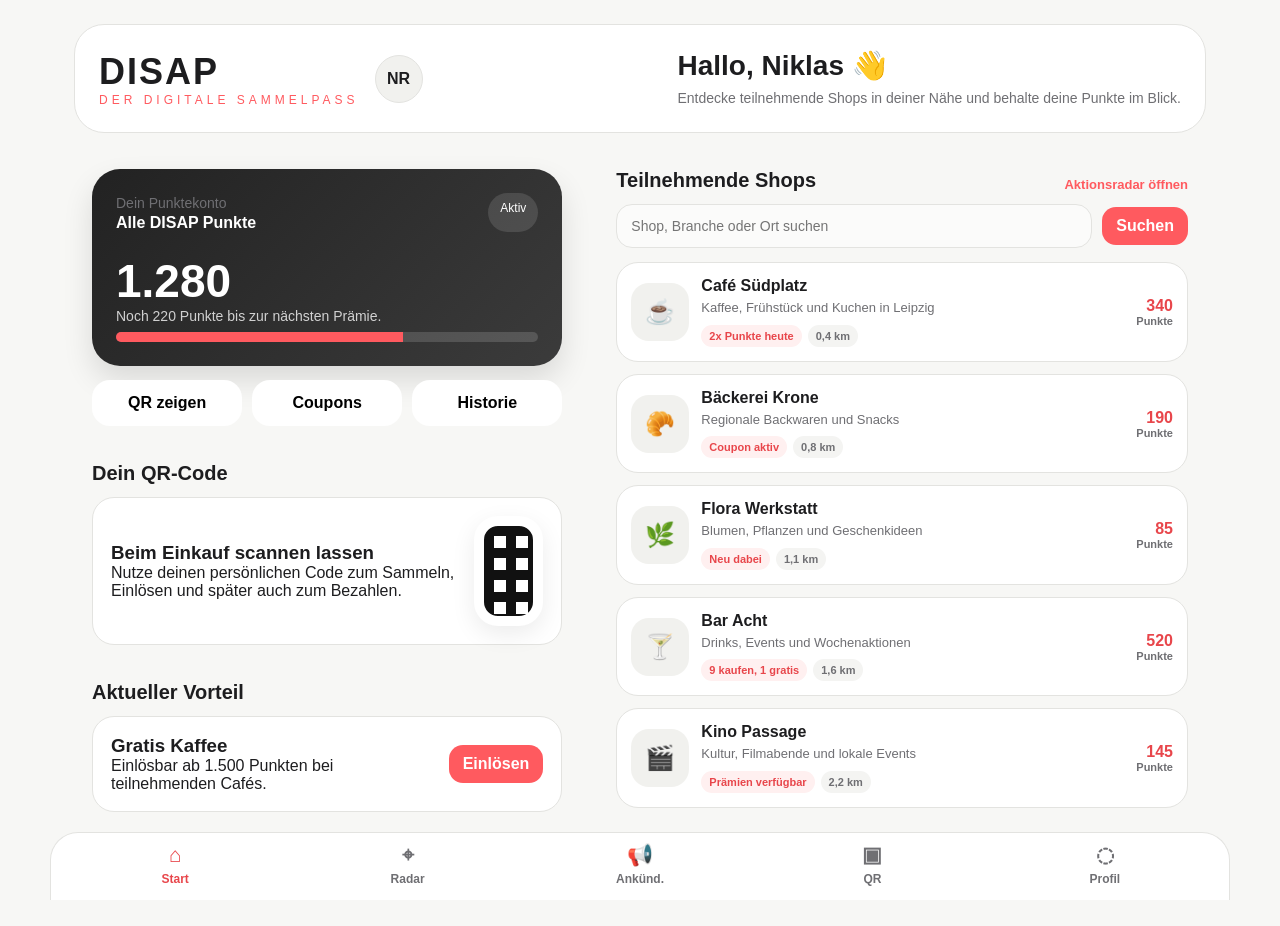
<file: DISAP_Demo_Einzeldatei.html>
<!doctype html>
<html lang="de">
<head>
  <meta charset="utf-8">
  <meta name="viewport" content="width=device-width,initial-scale=1">
  <title>DISAP Demo</title>
  <style>

:root{--bg:#f7f7f5;--card:#fff;--text:#1d1d1f;--muted:#6f6f73;--line:#e3e3e0;--accent:#ff5a5f;--accent-dark:#e8464b;--soft:#f1f1ee;--city:#2f3a45;--map:#e9ece8}
*{box-sizing:border-box;margin:0;padding:0;font-family:Inter,Arial,sans-serif}body{background:var(--bg);color:var(--text)}button{cursor:pointer;font:inherit}.shell{max-width:1180px;margin:auto;min-height:100vh;padding:24px 24px 96px}.header{background:var(--card);border:1px solid var(--line);border-radius:30px;padding:24px;margin-bottom:18px;display:flex;justify-content:space-between;gap:24px;align-items:center}.brand{display:flex;align-items:center;justify-content:space-between;gap:16px}.logo{font-size:36px;font-weight:900;letter-spacing:2px}.sub{color:var(--accent);letter-spacing:4px;font-size:12px;text-transform:uppercase}.headtext h1{font-size:28px;margin-bottom:6px}.headtext p,.muted{color:var(--muted);font-size:14px;line-height:1.45}.profile{width:48px;height:48px;border-radius:50%;background:var(--soft);display:grid;place-items:center;font-weight:800;border:1px solid var(--line)}.panel,.card{background:var(--card);border:1px solid var(--line);border-radius:30px;overflow:hidden}.ph{padding:20px;border-bottom:1px solid var(--line)}.ph h2{font-size:20px;margin-bottom:6px}.ph p{color:var(--muted);font-size:13px;line-height:1.4}.section{padding:18px}.grid2{display:grid;grid-template-columns:1fr 1.2fr;gap:18px}.gridmap{display:grid;grid-template-columns:1fr 360px;gap:18px}.grid3{display:grid;grid-template-columns:290px 1fr 330px;gap:18px}.row{display:flex;align-items:end;justify-content:space-between;margin-bottom:12px}.row h2{font-size:20px}.row a{color:var(--accent);font-size:13px;font-weight:800;text-decoration:none}.search,.toolbar{display:flex;gap:10px;align-items:center;flex-wrap:wrap}.search{margin-bottom:14px}.search input,.toolbar input{flex:1;min-width:220px;border:1px solid var(--line);background:#fbfbfa;border-radius:16px;padding:13px 14px;font-size:14px;outline:0}.primary,.search button{border:0;background:var(--accent);color:white;border-radius:14px;padding:10px 14px;font-weight:800}.secondary,.chip{border:1px solid var(--line);background:var(--soft);color:var(--text);border-radius:999px;padding:10px 12px;font-size:12px;font-weight:800}.chip.active{background:var(--accent);border-color:var(--accent);color:#fff}.nav{position:fixed;bottom:0;left:50%;transform:translateX(-50%);width:calc(100% - 48px);max-width:1180px;background:rgba(255,255,255,.92);backdrop-filter:blur(10px);border:1px solid var(--line);border-bottom:0;border-radius:28px 28px 0 0;display:grid;grid-template-columns:repeat(5,1fr);padding:10px 8px 14px;z-index:10}.nav button{background:transparent;border:0;color:var(--muted);font-size:12px;font-weight:800;display:grid;gap:5px;place-items:center}.nav span{font-size:21px}.nav .active{color:var(--accent-dark)}
.points{background:linear-gradient(135deg,#222,#3b3b3b);color:#fff;border-radius:28px;padding:24px;box-shadow:0 14px 30px rgba(0,0,0,.12)}.ptop{display:flex;justify-content:space-between;margin-bottom:22px}.badge{background:rgba(255,255,255,.12);padding:8px 12px;border-radius:999px;font-size:12px}.num{font-size:46px;font-weight:900}.points p{color:rgba(255,255,255,.78);font-size:14px}.progress{height:10px;background:rgba(255,255,255,.15);border-radius:99px;overflow:hidden;margin-top:8px}.progress span{display:block;width:68%;height:100%;background:var(--accent)}.quick{display:grid;grid-template-columns:repeat(3,1fr);gap:10px;margin-top:14px}.quick button{border:0;border-radius:18px;background:var(--card);padding:14px 8px;font-weight:800}.shops{display:grid;gap:12px}.shop{background:var(--card);border:1px solid var(--line);border-radius:22px;padding:14px;display:grid;grid-template-columns:58px 1fr auto;gap:12px;align-items:center}.ico{width:58px;height:58px;border-radius:18px;display:grid;place-items:center;font-size:24px;background:var(--soft)}.shop h3{font-size:16px;margin-bottom:4px}.shop p,.event p,.compact p{font-size:13px;color:var(--muted);line-height:1.35}.meta{display:flex;gap:6px;flex-wrap:wrap;margin-top:8px}.pill{border-radius:999px;background:#f4f4f2;color:var(--muted);padding:5px 8px;font-size:11px;font-weight:800}.pill.a{color:var(--accent-dark);background:#fff0f0}.sp{text-align:right;font-weight:900;color:var(--accent-dark)}.sp small{display:block;color:var(--muted);font-size:11px}.coupon,.scan,.eventcard{background:var(--card);border:1px solid var(--line);border-radius:22px;padding:18px;display:flex;gap:16px;align-items:center;justify-content:space-between}.qr{width:110px;height:110px;border-radius:24px;background:linear-gradient(90deg,#111 10px,transparent 10px) 0 0/22px 22px,linear-gradient(#111 10px,transparent 10px) 0 0/22px 22px,#fff;border:10px solid #fff;box-shadow:0 8px 24px rgba(0,0,0,.08)}
.map{position:relative;height:560px;background:linear-gradient(45deg,transparent 48%,rgba(255,255,255,.8) 49%,rgba(255,255,255,.8) 52%,transparent 53%) 0 0/160px 160px,linear-gradient(-35deg,transparent 48%,rgba(255,255,255,.75) 49%,rgba(255,255,255,.75) 52%,transparent 53%) 30px 40px/190px 160px,radial-gradient(circle at 15% 20%,rgba(133,168,141,.45) 0 12%,transparent 13%),radial-gradient(circle at 82% 74%,rgba(216,201,174,.55) 0 14%,transparent 15%),var(--map);overflow:hidden}.river{position:absolute;left:-80px;top:240px;width:120%;height:92px;background:rgba(143,165,186,.45);transform:rotate(-10deg);border-radius:999px}.street{position:absolute;background:rgba(255,255,255,.9);border-radius:999px}.s1{left:8%;top:14%;width:70%;height:16px;transform:rotate(17deg)}.s2{left:10%;top:60%;width:78%;height:15px;transform:rotate(-21deg)}.s3{left:34%;top:4%;width:15px;height:84%;transform:rotate(5deg)}.s4{left:68%;top:12%;width:14px;height:74%;transform:rotate(-15deg)}.s5{left:6%;top:42%;width:88%;height:13px}.pin{position:absolute;width:44px;height:44px;border-radius:50% 50% 50% 8px;background:var(--accent);transform:rotate(-45deg);display:grid;place-items:center;box-shadow:0 12px 24px rgba(232,70,75,.28);border:3px solid #fff;z-index:3}.pin:hover{transform:rotate(-45deg) scale(1.08)}.pin span{transform:rotate(45deg);font-size:20px}.p1{left:24%;top:24%}.p2{left:52%;top:34%}.p3{left:70%;top:54%}.p4{left:34%;top:66%}.p5{left:78%;top:28%}.p6{left:14%;top:50%}.tip{position:absolute;left:52%;top:18%;width:230px;background:#fff;border:1px solid var(--line);border-radius:20px;padding:14px;box-shadow:0 18px 40px rgba(0,0,0,.13);z-index:4}.tip h3{font-size:15px}.tip p{font-size:12px;color:var(--muted);line-height:1.35;margin:6px 0 10px}.events,.sidebody{padding:16px;display:grid;gap:12px}.event,.compact{border:1px solid var(--line);border-radius:22px;padding:14px;background:#fbfbfa;display:grid;gap:10px}.etop{display:flex;justify-content:space-between;gap:10px}.date{width:54px;height:54px;border-radius:18px;background:var(--text);color:white;display:grid;place-items:center;text-align:center;font-weight:900;line-height:1.05}.date small{display:block;font-size:10px;color:rgba(255,255,255,.78)}
.city{padding:20px;display:grid;gap:16px}.citylogo{height:90px;border-radius:24px;background:linear-gradient(135deg,#222,var(--city));color:#fff;display:flex;align-items:center;gap:14px;padding:18px}.seal{width:50px;height:50px;border-radius:16px;background:rgba(255,255,255,.14);display:grid;place-items:center;font-size:24px}.cat{border:1px solid var(--line);background:#fbfbfa;border-radius:18px;padding:13px;display:flex;align-items:center;gap:10px}.cat.active{border-color:rgba(255,90,95,.35);background:#fff5f5}.catico{width:36px;height:36px;border-radius:12px;background:var(--soft);display:grid;place-items:center}.feed{padding:18px;display:grid;gap:14px}.post{border:1px solid var(--line);border-radius:26px;background:#fbfbfa;padding:18px;display:grid;gap:14px}.posttop{display:flex;justify-content:space-between;gap:14px}.author{display:flex;gap:12px;align-items:center}.avatar{width:46px;height:46px;border-radius:16px;background:var(--city);color:#fff;display:grid;place-items:center}.tag{border-radius:999px;padding:7px 10px;font-size:11px;font-weight:900;background:var(--soft);color:var(--muted)}.tag.info{background:#eef2f5;color:#466a8f}.tag.survey{background:#edf6ef;color:#3f7d58}.tag.event{background:#fff5e4;color:#8d6e2f}.post h2{font-size:20px}.post p{color:var(--muted);font-size:14px;line-height:1.5}.survey{border-radius:20px;background:#fff;border:1px solid var(--line);padding:14px;display:grid;gap:10px}.option{display:grid;gap:6px}.otop{display:flex;justify-content:space-between;font-weight:800;font-size:13px}.bar{height:9px;border-radius:999px;background:var(--soft);overflow:hidden}.bar span{display:block;height:100%;background:var(--accent)}.hidden{display:none!important}
@media(max-width:980px){.shell{padding:0 0 88px;max-width:430px}.header{border-radius:0;border-left:0;border-right:0;border-top:0;display:block}.brand{margin-bottom:18px}.grid2,.gridmap,.grid3{grid-template-columns:1fr;padding:0 14px}.panel,.card{border-radius:24px}.hide-mobile{display:none}.map{height:470px}.tip{left:32px;top:24px}.nav{width:100%;max-width:430px;border-left:0;border-right:0}.nav button{font-size:10px}}

  </style>
</head>
<body>
  <div id="app">
    <noscript>Bitte JavaScript aktivieren, um die DISAP Demo zu öffnen.</noscript>
  </div>

  <script>

const shops = [
  ["Café Südplatz","☕","Kaffee, Frühstück und Kuchen in Leipzig",["2x Punkte heute","0,4 km"],340,"café südplatz gastronomie kaffee"],
  ["Bäckerei Krone","🥐","Regionale Backwaren und Snacks",["Coupon aktiv","0,8 km"],190,"bäckerei krone lebensmittel bäcker"],
  ["Flora Werkstatt","🌿","Blumen, Pflanzen und Geschenkideen",["Neu dabei","1,1 km"],85,"flora werkstatt einzelhandel blumen"],
  ["Bar Acht","🍸","Drinks, Events und Wochenaktionen",["9 kaufen, 1 gratis","1,6 km"],520,"bar acht nachtleben drinks"],
  ["Kino Passage","🎬","Kultur, Filmabende und lokale Events",["Prämien verfügbar","2,2 km"],145,"kino passage kultur freizeit"]
];

const mapData = {
  "Museum am Markt":["Museum am Markt","Sonderausstellung heute. Gratis Eintritt ab 1.000 DISAP Punkten.","100 Punkte","0,7 km","Museum"],
  "Kino Passage":["Kino Passage","Heute 20:15 Uhr. Sammle beim Ticketkauf 80 DISAP Punkte.","80 Punkte","1,2 km","Kultur"],
  "Galerie West":["Galerie West","Galerie Abend ab 18:00 Uhr. 2x Punkte auf Getränke.","2x Punkte","2,0 km","Galerie"],
  "Theater Loft":["Theater Loft","Open Stage mit aktivem Studierenden Coupon.","Coupon","1,8 km","Theater"],
  "Club Kulturhof":["Club Kulturhof","Live Session am Abend. Punkte sammeln am Einlass.","Punkte","2,4 km","Musik"],
  "Stadtbibliothek":["Stadtbibliothek","Lesung und Kulturprogramm mit DISAP Vorteil.","40 Punkte","0,9 km","Lesung"]
};

class DemoApp {
  constructor(root) {
    this.root = root;
    this.view = location.hash.replace("#","") || "home";
    this.nav = [
      ["home","⌂","Start"],
      ["radar","⌖","Radar"],
      ["announcements","📢","Ankünd."],
      ["qr","▣","QR"],
      ["profile","◌","Profil"]
    ];
  }

  init() {
    window.addEventListener("hashchange", () => {
      this.view = location.hash.replace("#","") || "home";
      this.render();
    });
    this.render();
  }

  render() {
    this.root.innerHTML = `
      <main class="shell">
        ${this.header()}
        <section>${this.page()}</section>
        ${this.navigation()}
      </main>
    `;
    this.bind();
  }

  header() {
    const copy = {
      home:["Hallo, Niklas 👋","Entdecke teilnehmende Shops in deiner Nähe und behalte deine Punkte im Blick."],
      radar:["Aktionsradar","Finde kulturelle Angebote in deiner Nähe, sammle Punkte und entdecke aktuelle Events teilnehmender DISAP Partner."],
      announcements:["Ankündigungen","Offizielle Informationen, Umfragen und Events der Stadt Leipzig direkt in der DISAP App."],
      qr:["Dein QR Code","Zeige deinen persönlichen DISAP Code zum Sammeln, Einlösen und später auch zum Bezahlen."],
      profile:["Profil","Verwalte dein Benutzerkonto, deine Einstellungen und deine bevorzugten DISAP Funktionen."]
    };
    const [title,text] = copy[this.view] || copy.home;
    return `
      <header class="header">
        <div class="brand">
          <div>
            <div class="logo">DISAP</div>
            <div class="sub">Der digitale Sammelpass</div>
          </div>
          <div class="profile">NR</div>
        </div>
        <div class="headtext"><h1>${title}</h1><p>${text}</p></div>
      </header>
    `;
  }

  navigation() {
    return `<nav class="nav">${this.nav.map(([id,icon,label]) => `
      <button class="${this.view===id ? "active" : ""}" data-view="${id}">
        <span>${icon}</span>${label}
      </button>`).join("")}</nav>`;
  }

  page() {
    if (this.view === "radar") return new RadarView().render();
    if (this.view === "announcements") return new AnnouncementsView().render();
    if (this.view === "qr") return new QRView().render();
    if (this.view === "profile") return new ProfileView().render();
    return new HomeView().render();
  }

  bind() {
    document.querySelectorAll(".nav button").forEach(btn => btn.addEventListener("click", () => location.hash = btn.dataset.view));
    if (this.view === "home") HomeView.bind();
    if (this.view === "radar") RadarView.bind();
    if (this.view === "announcements") AnnouncementsView.bind();
  }
}

class HomeView {
  renderShop(shop) {
    const [name,icon,desc,tags,points,search] = shop;
    return `<article class="shop" data-search="${search}">
      <div class="ico">${icon}</div>
      <div>
        <h3>${name}</h3>
        <p>${desc}</p>
        <div class="meta">${tags.map((t,i)=>`<span class="pill ${i===0?"a":""}">${t}</span>`).join("")}</div>
      </div>
      <div class="sp">${points}<small>Punkte</small></div>
    </article>`;
  }

  render() {
    return `<div class="grid2">
      <div>
        <section class="section">
          <div class="points">
            <div class="ptop"><div><div class="muted">Dein Punktekonto</div><strong>Alle DISAP Punkte</strong></div><div class="badge">Aktiv</div></div>
            <div class="num">1.280</div>
            <p>Noch 220 Punkte bis zur nächsten Prämie.</p>
            <div class="progress"><span></span></div>
          </div>
          <div class="quick"><button data-qr>QR zeigen</button><button>Coupons</button><button>Historie</button></div>
        </section>
        <section class="section">
          <div class="row"><h2>Dein QR-Code</h2></div>
          <div class="scan"><div><h3>Beim Einkauf scannen lassen</h3><p>Nutze deinen persönlichen Code zum Sammeln, Einlösen und später auch zum Bezahlen.</p></div><div class="qr"></div></div>
        </section>
        <section class="section">
          <div class="row"><h2>Aktueller Vorteil</h2></div>
          <div class="coupon"><div><h3>Gratis Kaffee</h3><p>Einlösbar ab 1.500 Punkten bei teilnehmenden Cafés.</p></div><button class="primary">Einlösen</button></div>
        </section>
      </div>
      <div>
        <section class="section">
          <div class="row"><h2>Teilnehmende Shops</h2><a href="#radar">Aktionsradar öffnen</a></div>
          <div class="search"><input id="shopSearch" placeholder="Shop, Branche oder Ort suchen"><button>Suchen</button></div>
          <div class="shops" id="shopList">${shops.map(this.renderShop).join("")}</div>
        </section>
      </div>
    </div>`;
  }

  static bind() {
    const input = document.getElementById("shopSearch");
    const filter = () => {
      const s = (input.value || "").toLowerCase().trim();
      document.querySelectorAll(".shop").forEach(el => {
        const t = (el.dataset.search + " " + el.innerText).toLowerCase();
        el.style.display = t.includes(s) ? "grid" : "none";
      });
    };
    input?.addEventListener("input", filter);
    document.querySelector("[data-qr]")?.addEventListener("click", () => location.hash = "qr");
  }
}

class RadarView {
  renderEvent(d,m,t,p) {
    return `<article class="event"><div class="etop"><div><h3>${t}</h3><p>${p}</p></div><div class="date">${d}<small>${m}</small></div></div><div><button class="primary">Anzeigen</button> <button class="secondary">Merken</button></div></article>`;
  }

  render() {
    const pins = Object.keys(mapData).map((title,i)=>`<button class="pin p${i+1}" title="${title}"><span>${["🏛","🎬","🖼","🎭","🎵","📚"][i]}</span></button>`).join("");
    return `<section class="gridmap">
      <div class="panel">
        <div class="toolbar"><input placeholder="Kulturangebot oder Ort suchen"><button class="chip active">Alle</button><button class="chip">Museum</button><button class="chip">Kino</button><button class="chip">Event</button></div>
        <div class="map">
          <div class="river"></div><div class="street s1"></div><div class="street s2"></div><div class="street s3"></div><div class="street s4"></div><div class="street s5"></div>
          ${pins}
          <div class="tip" id="tip"><h3>Kino Passage</h3><p>Heute 20:15 Uhr. Sammle beim Ticketkauf 80 DISAP Punkte.</p><div class="meta"><span class="pill a">80 Punkte</span><span class="pill">1,2 km</span><span class="pill">Kultur</span></div></div>
        </div>
      </div>
      <aside class="panel">
        <div class="ph"><h2>Events im Raum</h2><p>Aktuelle Veranstaltungen teilnehmender DISAP Partner in deiner Umgebung.</p></div>
        <div class="events">
          ${this.renderEvent("08","JUN","Filmabend im Kino Passage","20:15 Uhr · 1,2 km entfernt · 80 Punkte beim Ticketkauf")}
          ${this.renderEvent("09","JUN","Sonderausstellung im Museum","Ganztägig · 0,7 km entfernt · Gratis Eintritt ab 1.000 Punkten")}
          ${this.renderEvent("10","JUN","Galerie Abend West","18:00 Uhr · 2,0 km entfernt · 2x Punkte auf Getränke")}
          ${this.renderEvent("12","JUN","Open Stage im Theater Loft","19:30 Uhr · 1,8 km entfernt · Coupon für Studierende aktiv")}
        </div>
      </aside>
    </section>`;
  }

  static bind() {
    document.querySelectorAll(".chip").forEach(chip => chip.addEventListener("click", () => {
      document.querySelectorAll(".chip").forEach(c=>c.classList.remove("active"));
      chip.classList.add("active");
    }));
    document.querySelectorAll(".pin").forEach(pin => pin.addEventListener("click", () => {
      const x = mapData[pin.title];
      document.getElementById("tip").innerHTML = `<h3>${x[0]}</h3><p>${x[1]}</p><div class="meta"><span class="pill a">${x[2]}</span><span class="pill">${x[3]}</span><span class="pill">${x[4]}</span></div>`;
    }));
  }
}

class AnnouncementsView {
  cat(icon,title,text,active=false){return `<div class="cat ${active?"active":""}"><div class="catico">${icon}</div><div><h4>${title}</h4><p class="muted">${text}</p></div></div>`}
  option(name,value){return `<div class="option"><div class="otop"><span>${name}</span><span>${value}%</span></div><div class="bar"><span style="width:${value}%"></span></div></div>`}
  render() {
    return `<section class="grid3">
      <aside class="panel hide-mobile">
        <div class="ph"><h2>Stadtkanal</h2><p>Kommunale Inhalte für Bürgerinnen, Bürger und lokale DISAP Nutzer.</p></div>
        <div class="city">
          <div class="citylogo"><div class="seal">🏛</div><div><h3>Stadt Leipzig</h3><p>Offizieller DISAP Partner</p></div></div>
          ${this.cat("📢","Alle Beiträge","Infos, Events, Umfragen",true)}
          ${this.cat("ℹ️","Informationen","Neuigkeiten der Kommune")}
          ${this.cat("📊","Umfragen","Meinung teilen")}
          ${this.cat("🎪","Events","Veranstaltungen im Raum")}
        </div>
      </aside>
      <main class="panel">
        <div class="toolbar"><input id="annSearch" placeholder="Ankündigung, Thema oder Event suchen"><button class="chip active" data-filter="all">Alle</button><button class="chip" data-filter="info">Infos</button><button class="chip" data-filter="survey">Umfragen</button><button class="chip" data-filter="event">Events</button></div>
        <div class="feed">
          <article class="post" data-type="info" data-search="innenstadt mobilität baustelle information">
            <div class="posttop"><div class="author"><div class="avatar">🏛</div><div><h3>Stadt Leipzig</h3><p>Heute · Offizielle Information</p></div></div><span class="tag info">Information</span></div>
            <h2>Neue Mobilitätszone in der Innenstadt</h2><p>Ab nächster Woche wird in Teilen der Innenstadt eine neue Verkehrsführung getestet. Fußwege, Radwege und Lieferzonen sollen dadurch übersichtlicher werden.</p>
            <div class="meta"><span class="pill">Innenstadt</span><span class="pill">Mobilität</span><span class="pill">Gültig ab Montag</span></div><div><button class="primary">Details ansehen</button> <button class="secondary">Merken</button></div>
          </article>
          <article class="post" data-type="survey" data-search="umfrage innenstadt kultur angebot befragung">
            <div class="posttop"><div class="author"><div class="avatar">🏛</div><div><h3>Stadt Leipzig</h3><p>Gestern · Bürgerumfrage</p></div></div><span class="tag survey">Umfrage</span></div>
            <h2>Welche Kulturangebote wünscht du dir häufiger?</h2><p>Die Stadt Leipzig möchte lokale Kulturangebote besser auf die Interessen der Bürgerinnen und Bürger abstimmen.</p>
            <div class="survey">${this.option("Open Air Kino",42)}${this.option("Konzerte im Park",35)}${this.option("Stadtteilfeste",23)}</div><div><button class="primary">Abstimmen</button> <button class="secondary">Teilen</button></div>
          </article>
          <article class="post" data-type="event" data-search="event stadtfest leipzig wochenende markt musik">
            <div class="posttop"><div class="author"><div class="avatar">🏛</div><div><h3>Stadt Leipzig</h3><p>Vor 2 Tagen · Veranstaltung</p></div></div><span class="tag event">Event</span></div>
            <h2>Stadtteilfest am Wochenende</h2><p>Lokale Händler, Gastronomie, Musik und Kulturangebote nehmen am kommenden Wochenende am Stadtteilfest teil. DISAP Partner bieten zusätzliche Punkteaktionen an.</p>
            <div class="eventcard"><div><h3>Leipziger Stadtteilfest</h3><p>Samstag · 12:00 bis 22:00 Uhr · Zentrum Süd</p></div><div class="date">15<small>JUN</small></div></div><div><button class="primary">Event anzeigen</button> <button class="secondary">Zum Kalender</button></div>
          </article>
        </div>
      </main>
      <aside class="panel">
        <div class="ph"><h2>Aktuell wichtig</h2><p>Schneller Überblick über laufende Beiträge der Kommune.</p></div>
        <div class="sidebody"><div class="compact"><h3>3 neue Beiträge</h3><p>Heute veröffentlicht</p></div><div class="compact"><span class="tag survey">Umfrage läuft</span><h3>Kulturangebote in Leipzig</h3><p>Noch 5 Tage abstimmen.</p></div><div class="compact"><span class="tag event">Nächstes Event</span><h3>Stadtteilfest Zentrum Süd</h3><p>Samstag ab 12:00 Uhr.</p></div></div>
      </aside>
    </section>`;
  }
  static bind() {
    const chips = document.querySelectorAll(".toolbar .chip");
    const input = document.getElementById("annSearch");
    const filter = () => {
      const active = document.querySelector(".toolbar .chip.active")?.dataset.filter || "all";
      const s = (input.value || "").toLowerCase().trim();
      document.querySelectorAll(".post").forEach(p => {
        const typeOk = active === "all" || p.dataset.type === active;
        const textOk = (p.dataset.search + " " + p.innerText).toLowerCase().includes(s);
        p.style.display = typeOk && textOk ? "grid" : "none";
      });
    };
    chips.forEach(c=>c.addEventListener("click",()=>{chips.forEach(x=>x.classList.remove("active"));c.classList.add("active");filter()}));
    input?.addEventListener("input", filter);
  }
}

class QRView {
  render(){return `<section class="grid2"><div class="panel"><div class="ph"><h2>Persönlicher QR Code</h2><p>Dieser Bereich kann später für Sammeln, Einlösen und Mobile Payment genutzt werden.</p></div><div class="section"><div class="scan"><div><h3>DISAP Code</h3><p>Beim teilnehmenden Unternehmen vorzeigen und Punkte sammeln.</p></div><div class="qr"></div></div></div></div><div class="panel"><div class="ph"><h2>Letzte Aktivitäten</h2><p>Beispielhafte Transaktionen deines Kontos.</p></div><div class="events"><article class="event"><h3>Café Südplatz</h3><p>+80 Punkte · Heute</p></article><article class="event"><h3>Kino Passage</h3><p>+145 Punkte · Gestern</p></article><article class="event"><h3>Bäckerei Krone</h3><p>Coupon eingelöst · Montag</p></article></div></div></section>`}
}

class ProfileView {
  render(){return `<section class="grid2"><div class="panel"><div class="ph"><h2>Benutzerprofil</h2><p>Grunddaten für die Demo Sicht des Endanwenders.</p></div><div class="sidebody"><div class="compact"><h3>Name</h3><p>Niklas Radestock</p></div><div class="compact"><h3>Status</h3><p>Aktives DISAP Konto</p></div><div class="compact"><h3>Punkte</h3><p>1.280 Punkte gesammelt</p></div></div></div><div class="panel"><div class="ph"><h2>Einstellungen</h2><p>Beispielhafte App Einstellungen.</p></div><div class="sidebody"><div class="compact"><h3>Push Benachrichtigungen</h3><p>Aktiviert für Coupons, Events und Stadtankündigungen.</p></div><div class="compact"><h3>Standortdienste</h3><p>Aktiviert für Aktionsradar und lokale Angebote.</p></div><div class="compact"><h3>Datenschutz</h3><p>Einwilligungen und Datenfreigaben verwalten.</p></div></div></div></section>`}
}

new DemoApp(document.getElementById("app")).init();

  </script>
</body>
</html>
</file>
